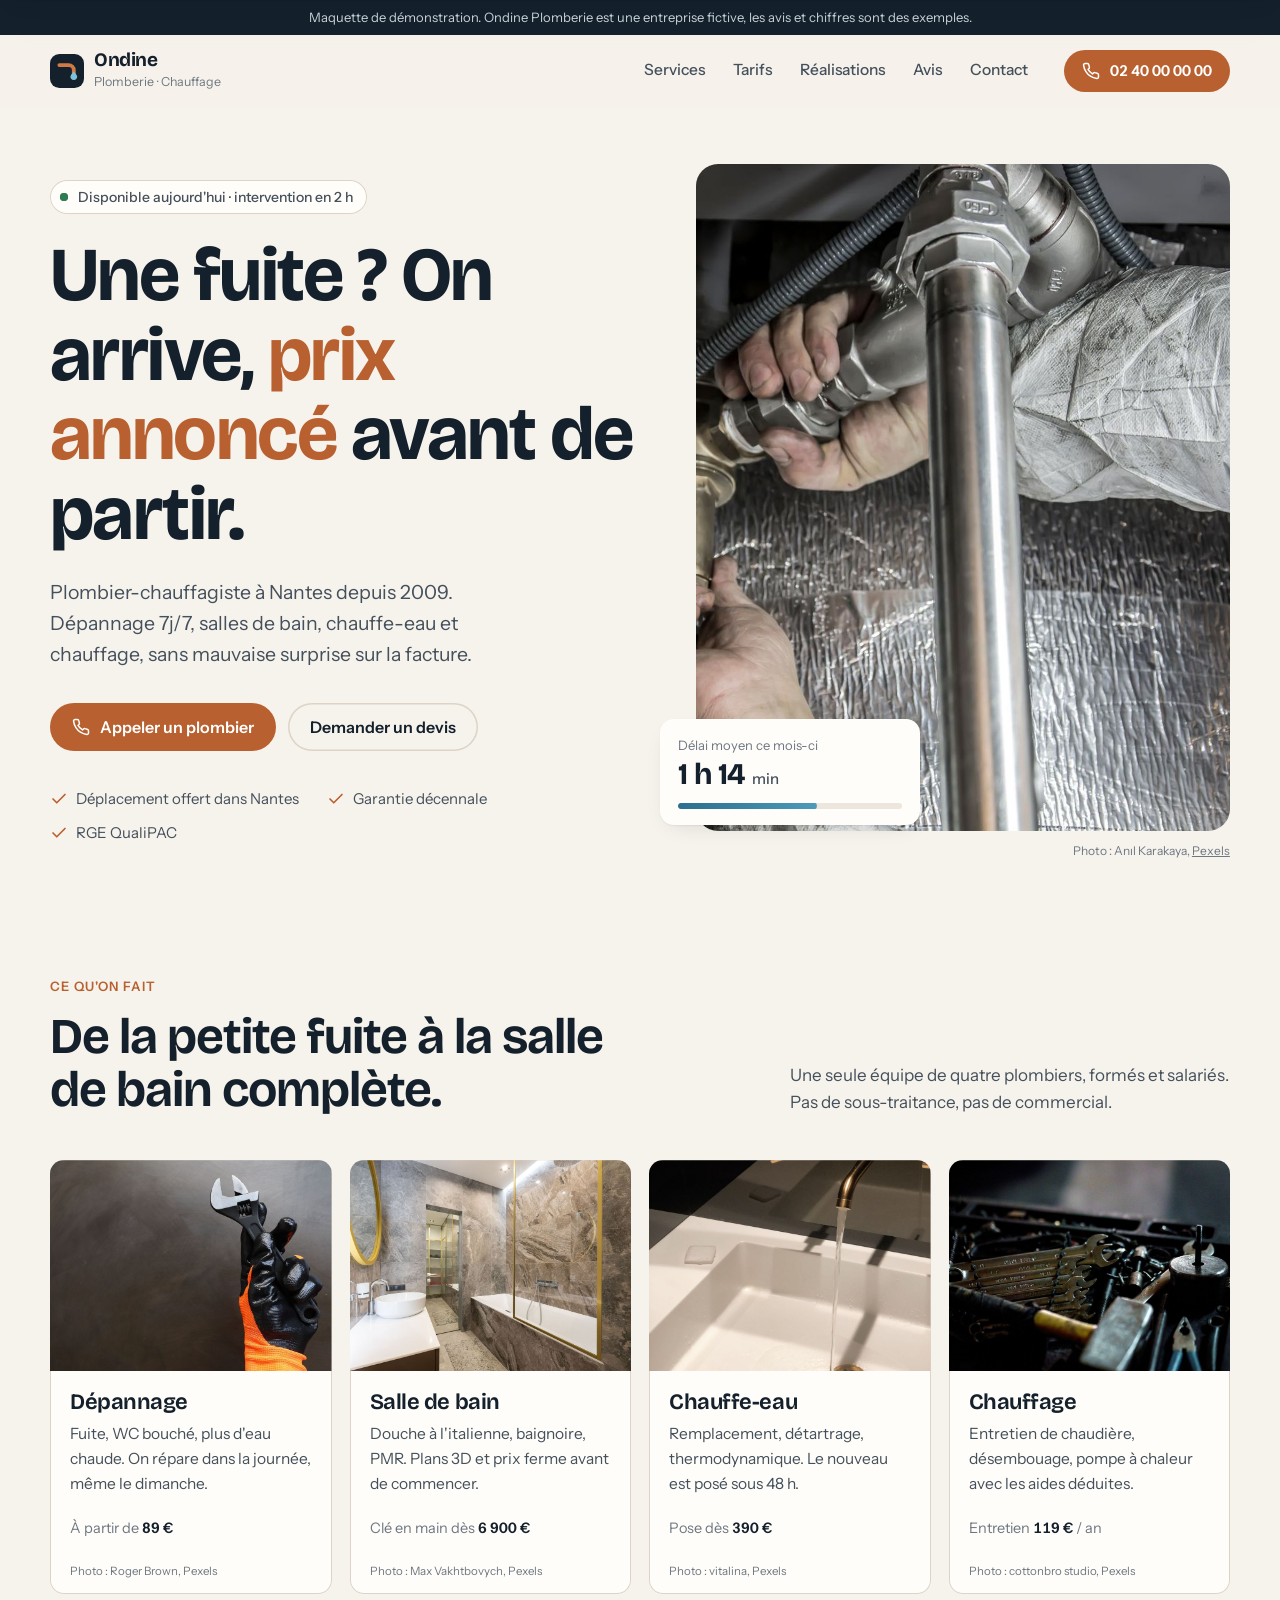
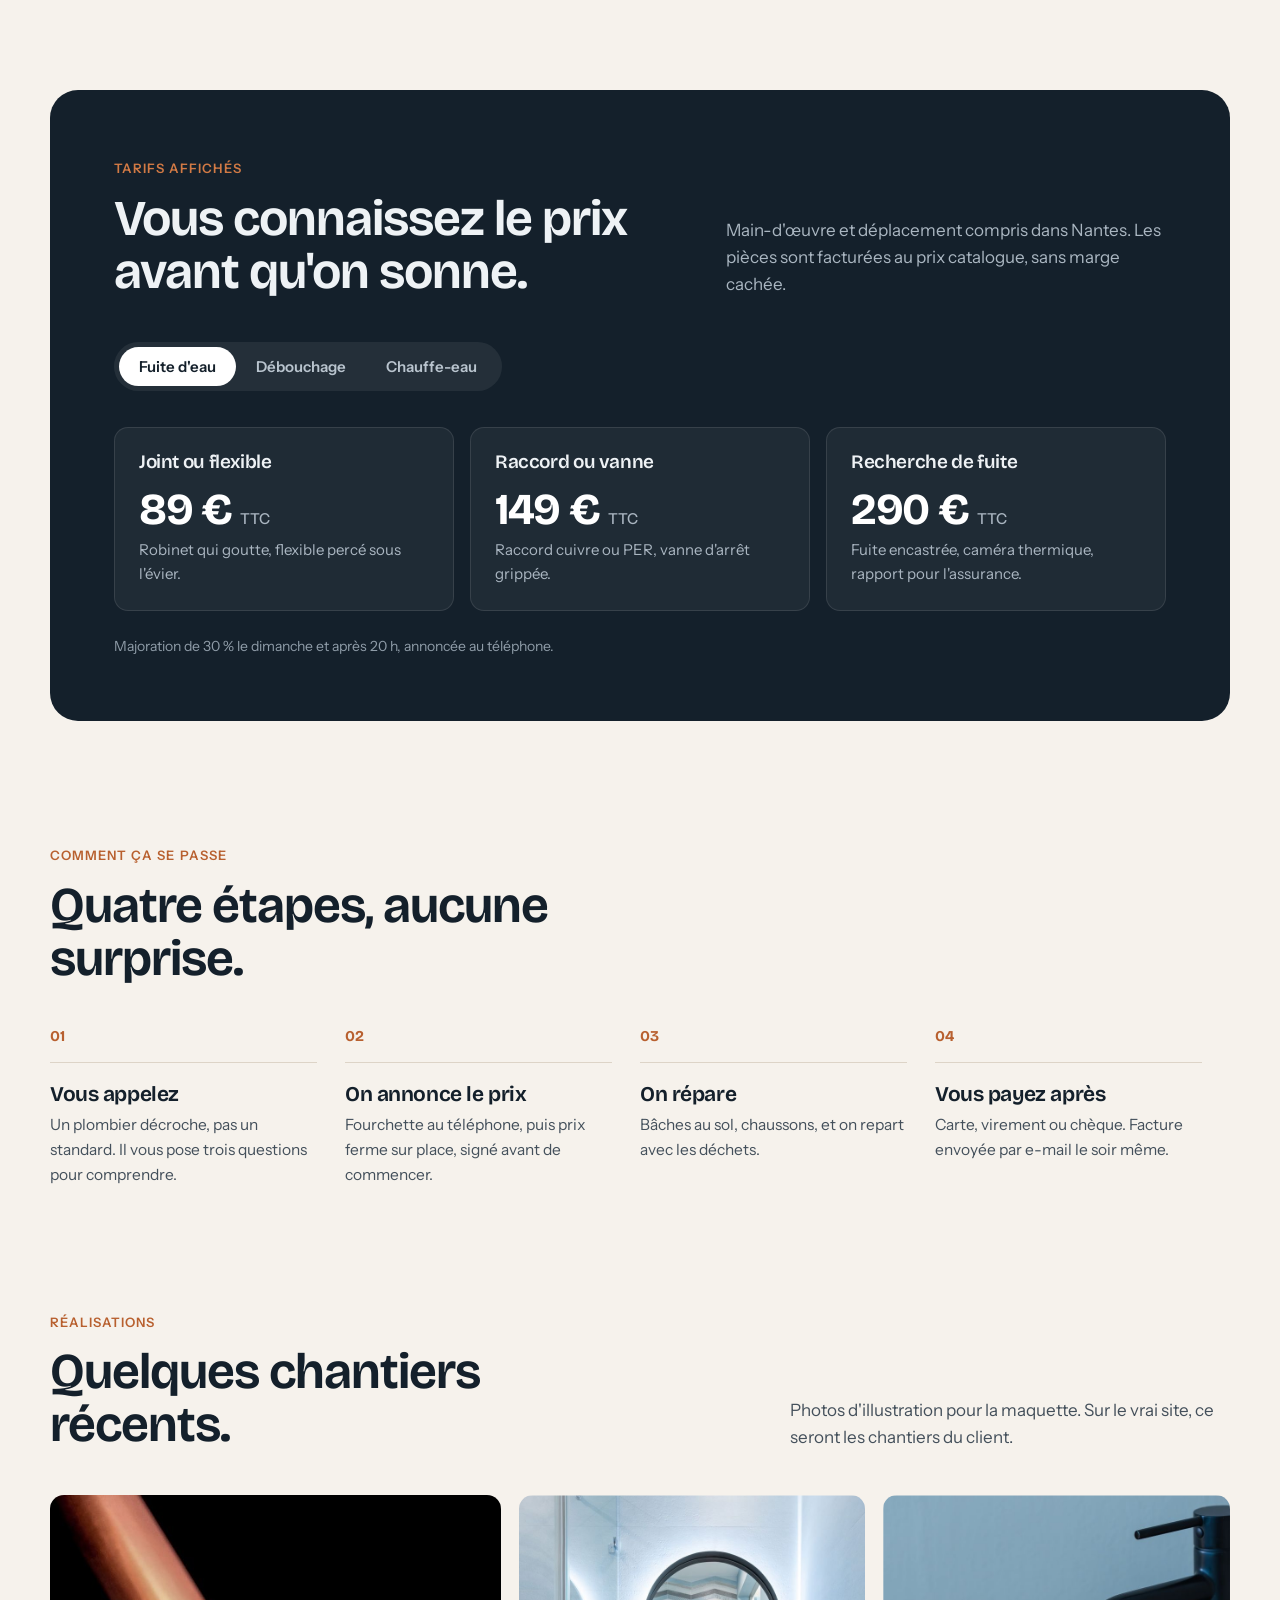
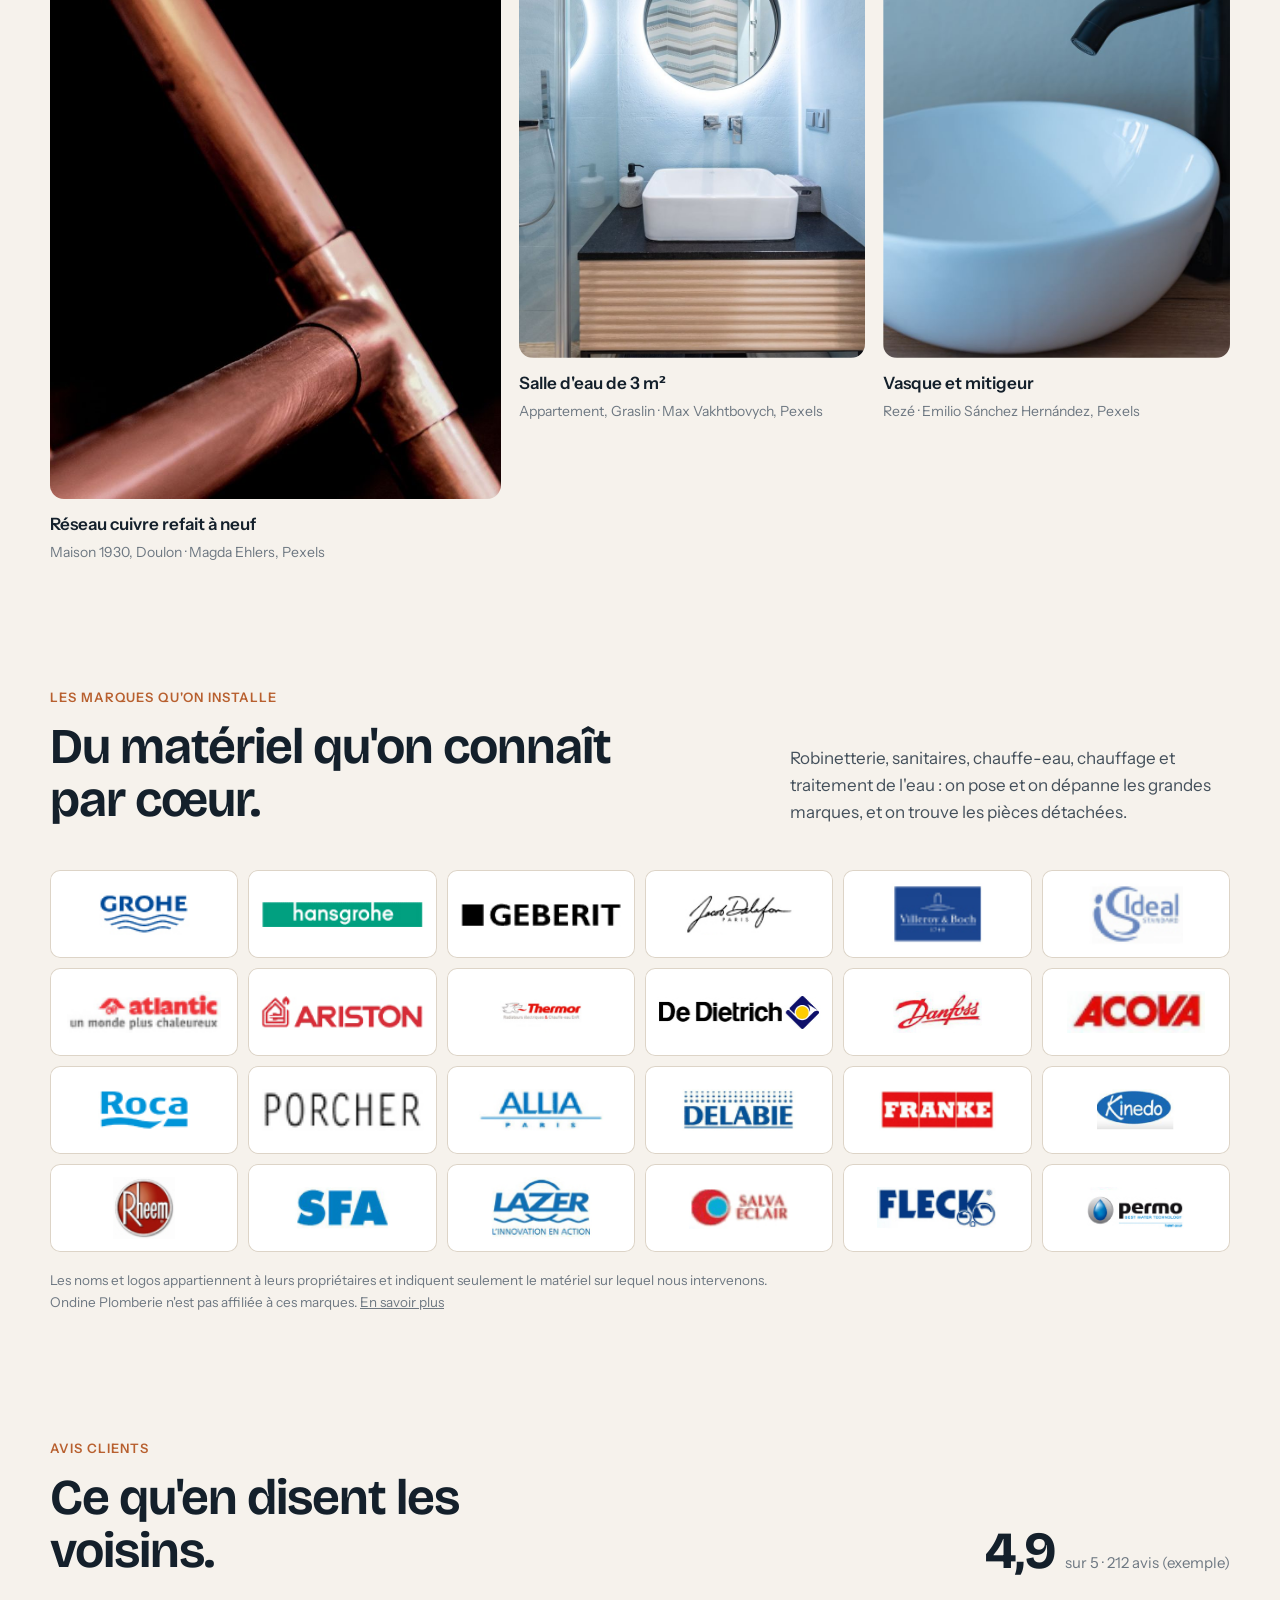
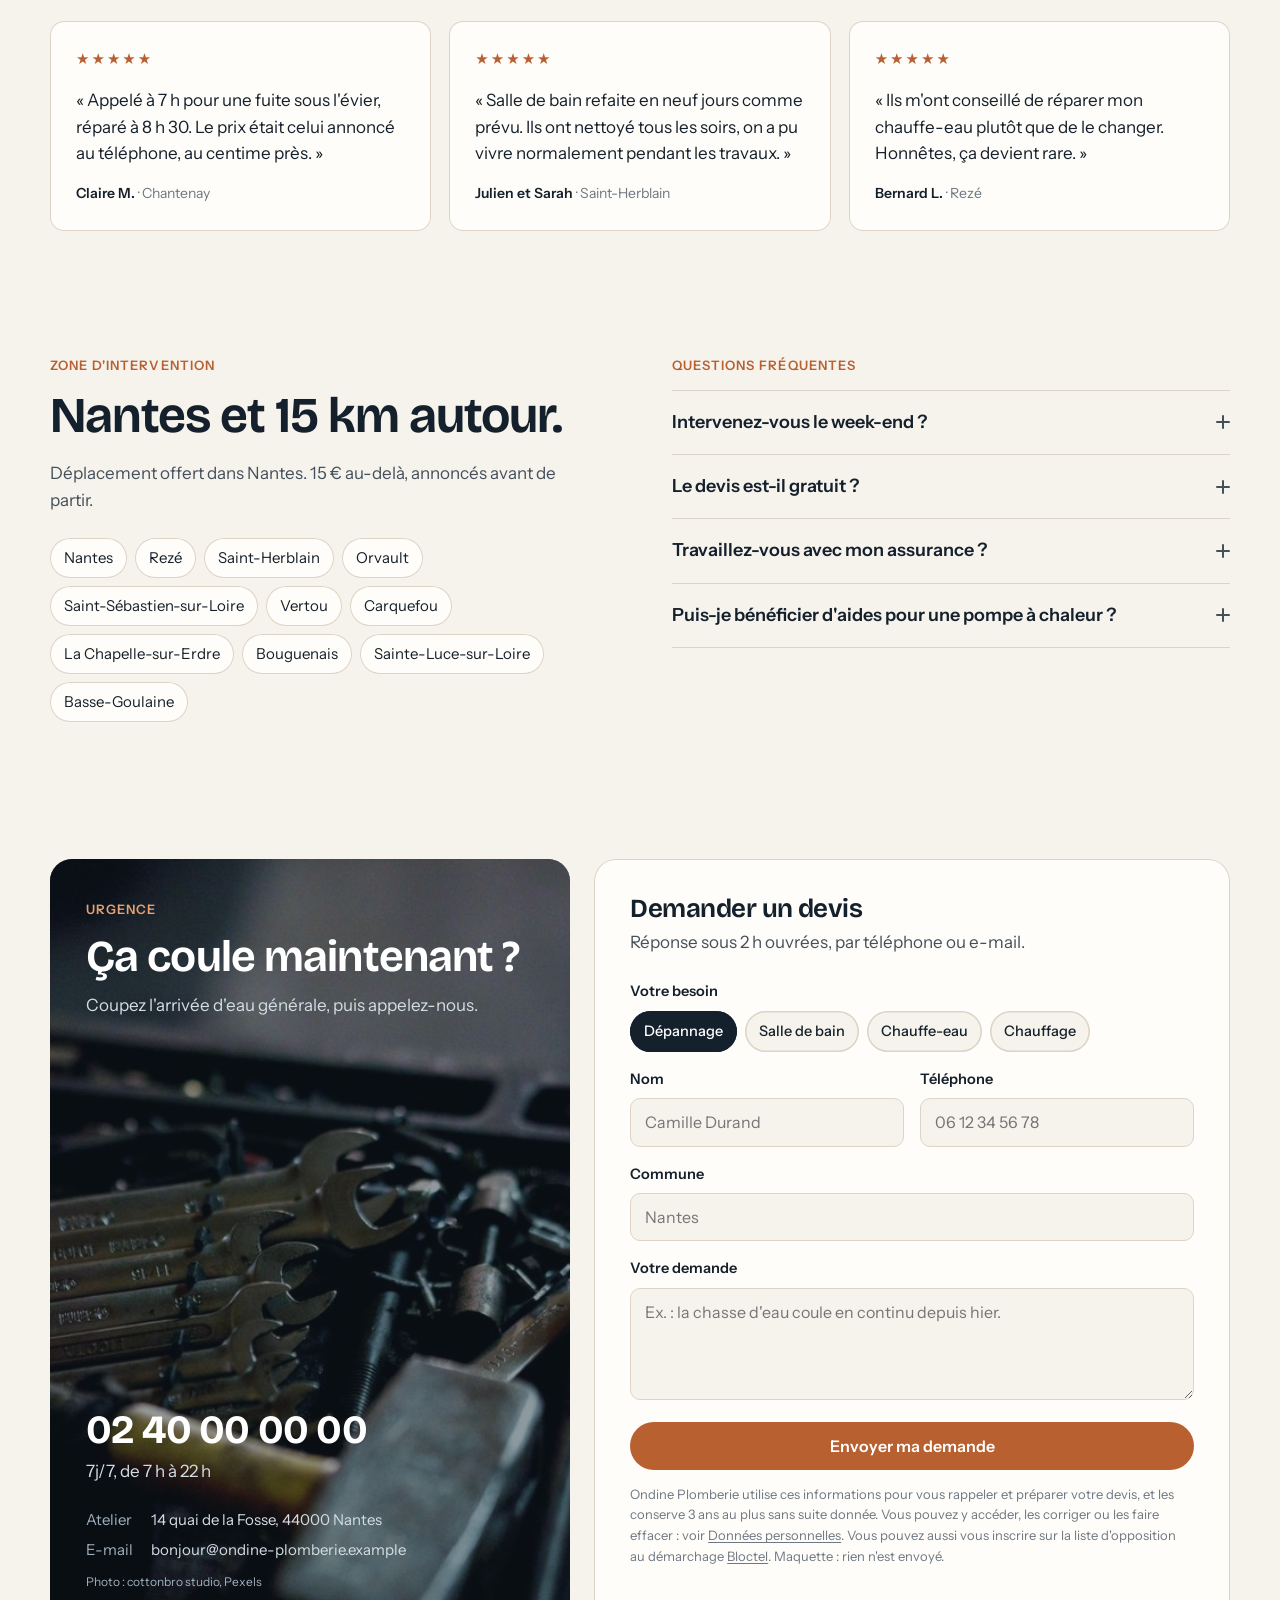
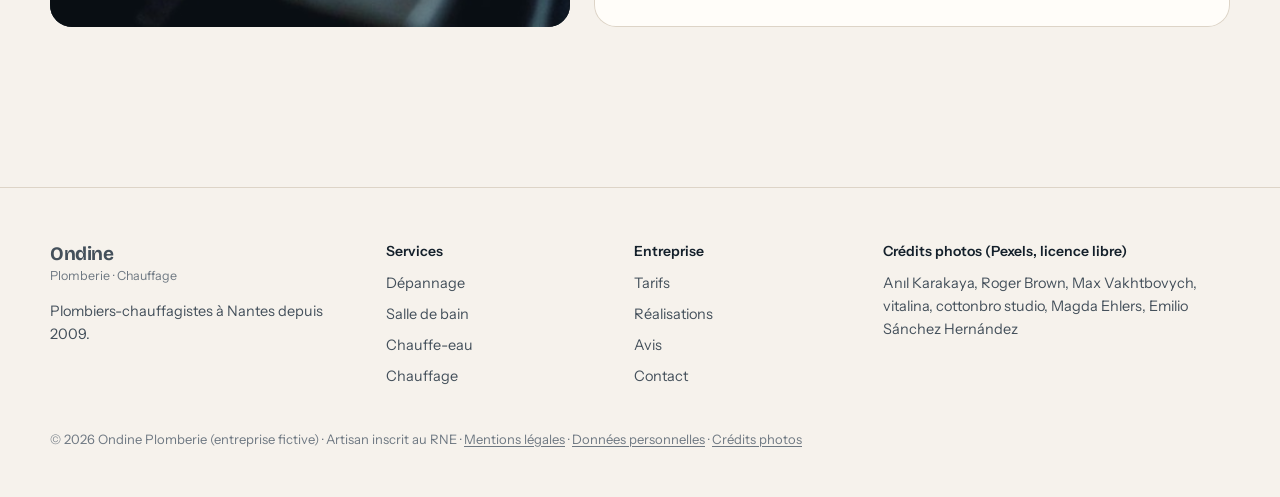
<file: index.html>
<!doctype html>
<html lang="fr">
<head>
<meta charset="utf-8">
<meta name="viewport" content="width=device-width, initial-scale=1, viewport-fit=cover">
<title>Ondine Plomberie | Plombier à Nantes</title>
<meta name="description" content="Plombier-chauffagiste à Nantes : dépannage 7j/7 avec prix annoncé avant de venir, salles de bain, chauffe-eau et chauffage. Devis gratuit.">
<link rel="icon" href="favicon.ico" sizes="any">
<link rel="icon" href="favicon.svg" type="image/svg+xml">
<link rel="icon" href="favicon-32.png" type="image/png" sizes="32x32">
<link rel="apple-touch-icon" href="apple-touch-icon.png">
<meta name="theme-color" content="#f6f2ec">
<link rel="preload" href="fonts/bricolage-grotesque-latin.woff2" as="font" type="font/woff2" crossorigin>
<link rel="preload" href="fonts/instrument-sans-latin.woff2" as="font" type="font/woff2" crossorigin>
<link rel="stylesheet" href="style.css">
</head>
<body>
<a class="skip" href="#contenu">Aller au contenu</a>
<p class="demo">Maquette de démonstration. Ondine Plomberie est une entreprise fictive, les avis et chiffres sont des exemples.</p>

<header class="site-header" id="top">
  <div class="wrap">
    <a class="brand" href="#top" aria-label="Ondine Plomberie, accueil">
      <svg viewBox="0 0 40 40" aria-hidden="true">
        <rect width="40" height="40" rx="11" fill="#14202b"/>
        <path d="M11 13h11a6 6 0 0 1 6 6v9" fill="none" stroke="#d27a45" stroke-width="4.5" stroke-linecap="round"/>
        <path d="M28 31.5c-2.4 0-4-1.7-4-3.8 0-2 4-6.2 4-6.2s4 4.2 4 6.2c0 2.1-1.6 3.8-4 3.8Z" fill="#7cc0dc" transform="translate(0 -1)"/>
      </svg>
      <span><b>Ondine</b><small>Plomberie · Chauffage</small></span>
    </a>
    <nav class="nav" aria-label="Navigation principale">
      <a href="#services">Services</a>
      <a href="#tarifs">Tarifs</a>
      <a href="#realisations">Réalisations</a>
      <a href="#avis">Avis</a>
      <a href="#contact">Contact</a>
    </nav>
    <a class="btn btn-copper header-call" href="tel:+33240000000">
      <svg viewBox="0 0 24 24" fill="none" stroke="currentColor" stroke-width="2" stroke-linecap="round" stroke-linejoin="round" aria-hidden="true"><path d="M22 16.9v3a2 2 0 0 1-2.2 2 19.8 19.8 0 0 1-8.6-3.1 19.5 19.5 0 0 1-6-6A19.8 19.8 0 0 1 2.1 4.2 2 2 0 0 1 4.1 2h3a2 2 0 0 1 2 1.7c.1 1 .4 1.9.7 2.8a2 2 0 0 1-.5 2.1L8 9.9a16 16 0 0 0 6 6l1.3-1.3a2 2 0 0 1 2.1-.4c.9.3 1.8.6 2.8.7a2 2 0 0 1 1.7 2Z"/></svg>
      <span class="num">02 40 00 00 00</span>
    </a>
    <button class="icon-btn menu-btn" type="button" aria-label="Ouvrir le menu" aria-expanded="false" aria-controls="drawer">
      <svg viewBox="0 0 24 24" fill="none" stroke="currentColor" stroke-width="2" stroke-linecap="round" aria-hidden="true"><path d="M4 8h16M4 16h16"/></svg>
    </button>
  </div>
</header>

<div class="drawer" id="drawer" aria-hidden="true">
  <div class="drawer-backdrop" data-close></div>
  <div class="drawer-panel" role="dialog" aria-modal="true" aria-label="Menu">
    <div class="drawer-top">
      <a class="brand" href="#top" data-close><span><b>Ondine</b><small>Plomberie · Chauffage</small></span></a>
      <button class="icon-btn" type="button" aria-label="Fermer le menu" data-close>
        <svg viewBox="0 0 24 24" fill="none" stroke="currentColor" stroke-width="2" stroke-linecap="round" aria-hidden="true"><path d="M6 6l12 12M18 6 6 18"/></svg>
      </button>
    </div>
    <nav aria-label="Navigation mobile">
      <a href="#services" data-close>Services</a>
      <a href="#tarifs" data-close>Tarifs</a>
      <a href="#realisations" data-close>Réalisations</a>
      <a href="#avis" data-close>Avis</a>
      <a href="#contact" data-close>Contact</a>
    </nav>
    <a class="btn btn-copper" href="tel:+33240000000">Appeler le 02 40 00 00 00</a>
  </div>
</div>

<main id="contenu">

  <!-- Hero -->
  <section class="hero">
    <div class="wrap">
      <div>
        <span class="status rise" style="--i:0"><span class="dot" aria-hidden="true"></span>Disponible aujourd'hui · intervention en 2 h</span>
        <h1 class="rise" style="--i:1">Une fuite&nbsp;? On arrive, <em>prix annoncé</em> avant de partir.</h1>
        <p class="lede rise" style="--i:2">Plombier-chauffagiste à Nantes depuis 2009. Dépannage 7j/7, salles de bain, chauffe-eau et chauffage, sans mauvaise surprise sur la facture.</p>
        <div class="hero-actions rise" style="--i:3">
          <a class="btn btn-copper" href="tel:+33240000000">
            <svg viewBox="0 0 24 24" fill="none" stroke="currentColor" stroke-width="2" stroke-linecap="round" stroke-linejoin="round" aria-hidden="true"><path d="M22 16.9v3a2 2 0 0 1-2.2 2 19.8 19.8 0 0 1-8.6-3.1 19.5 19.5 0 0 1-6-6A19.8 19.8 0 0 1 2.1 4.2 2 2 0 0 1 4.1 2h3a2 2 0 0 1 2 1.7c.1 1 .4 1.9.7 2.8a2 2 0 0 1-.5 2.1L8 9.9a16 16 0 0 0 6 6l1.3-1.3a2 2 0 0 1 2.1-.4c.9.3 1.8.6 2.8.7a2 2 0 0 1 1.7 2Z"/></svg>
            Appeler un plombier
          </a>
          <a class="btn btn-ghost" href="#contact">Demander un devis</a>
        </div>
        <ul class="proofs rise" style="--i:4">
          <li><svg viewBox="0 0 24 24" fill="none" stroke="currentColor" stroke-width="2.2" stroke-linecap="round" stroke-linejoin="round" aria-hidden="true"><path d="M20 6 9 17l-5-5"/></svg>Déplacement offert dans Nantes</li>
          <li><svg viewBox="0 0 24 24" fill="none" stroke="currentColor" stroke-width="2.2" stroke-linecap="round" stroke-linejoin="round" aria-hidden="true"><path d="M20 6 9 17l-5-5"/></svg>Garantie décennale</li>
          <li><svg viewBox="0 0 24 24" fill="none" stroke="currentColor" stroke-width="2.2" stroke-linecap="round" stroke-linejoin="round" aria-hidden="true"><path d="M20 6 9 17l-5-5"/></svg>RGE QualiPAC</li>
        </ul>
      </div>
      <div class="hero-media rise" style="--i:2">
        <div class="photo"><img src="images/6419128.jpg" width="1000" height="1250" alt="Mains d'un plombier serrant un raccord sur une canalisation" fetchpriority="high"></div>
        <div class="float-card" aria-label="Délai moyen d'intervention">
          <div class="k">Délai moyen ce mois-ci</div>
          <div class="v num">1 h 14 <small>min</small></div>
          <div class="bar"><i></i></div>
        </div>
        <p class="credit">Photo : Anıl Karakaya, <a href="https://www.pexels.com/photo/plumber-installs-pipe-fittings-6419128/">Pexels</a></p>
      </div>
    </div>
  </section>

  <!-- Services -->
  <section class="section" id="services" style="padding-top:24px">
    <div class="wrap">
      <div class="section-head">
        <div><span class="eyebrow">Ce qu'on fait</span><h2>De la petite fuite à la salle de bain complète.</h2></div>
        <p>Une seule équipe de quatre plombiers, formés et salariés. Pas de sous-traitance, pas de commercial.</p>
      </div>
      <div class="services">
        <figure class="service fade" style="--i:0; margin:0">
          <div class="media reveal"><img src="images/5534767.jpg" width="900" height="675" alt="Main gantée tenant une clé à molette" loading="lazy"></div>
          <div class="body"><h3>Dépannage</h3><p>Fuite, WC bouché, plus d'eau chaude. On répare dans la journée, même le dimanche.</p><p class="from">À partir de <b class="num">89 €</b></p></div>
          <figcaption>Photo : Roger Brown, Pexels</figcaption>
        </figure>
        <figure class="service fade" style="--i:1; margin:0">
          <div class="media reveal"><img src="images/6444979.jpg" width="900" height="675" alt="Salle de bain en marbre gris avec baignoire et vasque" loading="lazy"></div>
          <div class="body"><h3>Salle de bain</h3><p>Douche à l'italienne, baignoire, PMR. Plans 3D et prix ferme avant de commencer.</p><p class="from">Clé en main dès <b class="num">6 900 €</b></p></div>
          <figcaption>Photo : Max Vakhtbovych, Pexels</figcaption>
        </figure>
        <figure class="service fade" style="--i:2; margin:0">
          <div class="media reveal"><img src="images/8793484.jpg" width="900" height="675" alt="Eau coulant d'un robinet doré dans une vasque blanche" loading="lazy"></div>
          <div class="body"><h3>Chauffe-eau</h3><p>Remplacement, détartrage, thermodynamique. Le nouveau est posé sous 48 h.</p><p class="from">Pose dès <b class="num">390 €</b></p></div>
          <figcaption>Photo : vitalina, Pexels</figcaption>
        </figure>
        <figure class="service fade" style="--i:3; margin:0">
          <div class="media reveal"><img src="images/7019367.jpg" width="900" height="675" alt="Jeu de clés plates et outils dans une caisse" loading="lazy"></div>
          <div class="body"><h3>Chauffage</h3><p>Entretien de chaudière, désembouage, pompe à chaleur avec les aides déduites.</p><p class="from">Entretien <b class="num">119 €</b> / an</p></div>
          <figcaption>Photo : cottonbro studio, Pexels</figcaption>
        </figure>
      </div>
    </div>
  </section>

  <!-- Tarifs -->
  <section class="section" id="tarifs" style="padding-top:0">
    <div class="wrap">
      <div class="pricing">
        <div class="section-head">
          <div><span class="eyebrow">Tarifs affichés</span><h2>Vous connaissez le prix avant qu'on sonne.</h2></div>
          <p>Main-d'œuvre et déplacement compris dans Nantes. Les pièces sont facturées au prix catalogue, sans marge cachée.</p>
        </div>
        <div class="tabs" data-tabs>
          <div class="tabs-list" role="tablist" aria-label="Type d'intervention">
            <button role="tab" id="t-fuite" aria-controls="p-fuite" aria-selected="true">Fuite d'eau</button>
            <button role="tab" id="t-bouchon" aria-controls="p-bouchon" aria-selected="false" tabindex="-1">Débouchage</button>
            <button role="tab" id="t-ce" aria-controls="p-ce" aria-selected="false" tabindex="-1">Chauffe-eau</button>
          </div>
          <div class="tabs-list active-layer" aria-hidden="true">
            <button tabindex="-1">Fuite d'eau</button>
            <button tabindex="-1">Débouchage</button>
            <button tabindex="-1">Chauffe-eau</button>
          </div>
        </div>
        <div class="panel on" id="p-fuite" role="tabpanel" aria-labelledby="t-fuite">
          <div class="price"><h3>Joint ou flexible</h3><div class="amount num">89 € <small>TTC</small></div><p>Robinet qui goutte, flexible percé sous l'évier.</p></div>
          <div class="price"><h3>Raccord ou vanne</h3><div class="amount num">149 € <small>TTC</small></div><p>Raccord cuivre ou PER, vanne d'arrêt grippée.</p></div>
          <div class="price"><h3>Recherche de fuite</h3><div class="amount num">290 € <small>TTC</small></div><p>Fuite encastrée, caméra thermique, rapport pour l'assurance.</p></div>
        </div>
        <div class="panel" id="p-bouchon" role="tabpanel" aria-labelledby="t-bouchon" hidden>
          <div class="price"><h3>Évier ou lavabo</h3><div class="amount num">99 € <small>TTC</small></div><p>Siphon démonté, nettoyé, remonté avec joints neufs.</p></div>
          <div class="price"><h3>WC bouché</h3><div class="amount num">129 € <small>TTC</small></div><p>Furet manuel ou électrique, sans produit corrosif.</p></div>
          <div class="price"><h3>Canalisation</h3><div class="amount num">240 € <small>TTC</small></div><p>Hydrocurage haute pression jusqu'à 30 m.</p></div>
        </div>
        <div class="panel" id="p-ce" role="tabpanel" aria-labelledby="t-ce" hidden>
          <div class="price"><h3>Diagnostic panne</h3><div class="amount num">79 € <small>TTC</small></div><p>Déduit de la facture si on répare.</p></div>
          <div class="price"><h3>Résistance ou thermostat</h3><div class="amount num">189 € <small>TTC</small></div><p>Pièce comprise sur les marques courantes.</p></div>
          <div class="price"><h3>Remplacement 200 L</h3><div class="amount num">1 090 € <small>TTC</small></div><p>Ballon garanti 5 ans, ancien appareil repris.</p></div>
        </div>
        <p class="note">Majoration de 30 % le dimanche et après 20 h, annoncée au téléphone.</p>
      </div>
    </div>
  </section>

  <!-- Déroulé -->
  <section class="section" style="padding-top:24px">
    <div class="wrap">
      <div class="section-head"><div><span class="eyebrow">Comment ça se passe</span><h2>Quatre étapes, aucune surprise.</h2></div></div>
      <ol class="steps">
        <li class="fade" style="--i:0"><h3>Vous appelez</h3><p>Un plombier décroche, pas un standard. Il vous pose trois questions pour comprendre.</p></li>
        <li class="fade" style="--i:1"><h3>On annonce le prix</h3><p>Fourchette au téléphone, puis prix ferme sur place, signé avant de commencer.</p></li>
        <li class="fade" style="--i:2"><h3>On répare</h3><p>Bâches au sol, chaussons, et on repart avec les déchets.</p></li>
        <li class="fade" style="--i:3"><h3>Vous payez après</h3><p>Carte, virement ou chèque. Facture envoyée par e-mail le soir même.</p></li>
      </ol>
    </div>
  </section>

  <!-- Réalisations -->
  <section class="section" id="realisations" style="padding-top:24px">
    <div class="wrap">
      <div class="section-head">
        <div><span class="eyebrow">Réalisations</span><h2>Quelques chantiers récents.</h2></div>
        <p>Photos d'illustration pour la maquette. Sur le vrai site, ce seront les chantiers du client.</p>
      </div>
      <div class="work">
        <figure class="fade" style="--i:0">
          <div class="frame reveal"><img src="images/3721272.jpg" width="700" height="933" alt="Tuyaux de cuivre assemblés sur fond noir" loading="lazy"></div>
          <figcaption><b>Réseau cuivre refait à neuf</b><span>Maison 1930, Doulon · Magda Ehlers, Pexels</span></figcaption>
        </figure>
        <figure class="fade" style="--i:1">
          <div class="frame reveal"><img src="images/6782580.jpg" width="800" height="1067" alt="Petite salle d'eau avec douche vitrée, vasque et miroir rond éclairé" loading="lazy"></div>
          <figcaption><b>Salle d'eau de 3 m²</b><span>Appartement, Graslin · Max Vakhtbovych, Pexels</span></figcaption>
        </figure>
        <figure class="fade" style="--i:2">
          <div class="frame reveal"><img src="images/33528567.jpg" width="800" height="1067" alt="Vasque blanche à poser et mitigeur noir sur plan en bois" loading="lazy"></div>
          <figcaption><b>Vasque et mitigeur</b><span>Rezé · Emilio Sánchez Hernández, Pexels</span></figcaption>
        </figure>
      </div>
    </div>
  </section>

  <!-- Marques -->
  <section class="section" id="marques" style="padding-top:24px">
    <div class="wrap">
      <div class="section-head">
        <div><span class="eyebrow">Les marques qu'on installe</span><h2>Du matériel qu'on connaît par cœur.</h2></div>
        <p>Robinetterie, sanitaires, chauffe-eau, chauffage et traitement de l'eau : on pose et on dépanne les grandes marques, et on trouve les pièces détachées.</p>
      </div>
      <ul class="brands" aria-label="Marques installées et dépannées">
          <li class="fade" style="--i:0"><img src="images/marques/grohe.png" width="72" height="33" alt="Grohe" loading="lazy"></li>
          <li class="fade" style="--i:1"><img src="images/marques/hansgrohe.png" width="159" height="28" alt="hansgrohe" loading="lazy"></li>
          <li class="fade" style="--i:2"><img src="images/marques/geberit.png" width="146" height="24" alt="Geberit" loading="lazy"></li>
          <li class="fade" style="--i:3"><img src="images/marques/jacob-delafon.png" width="101" height="39" alt="Jacob Delafon" loading="lazy"></li>
          <li class="fade" style="--i:4"><img class="sq" src="images/marques/villeroy-boch.png" width="57" height="38" alt="Villeroy & Boch" loading="lazy"></li>
          <li class="fade" style="--i:5"><img class="sq" src="images/marques/ideal-standard.png" width="56" height="37" alt="Ideal Standard" loading="lazy"></li>
          <li class="fade" style="--i:0"><img src="images/marques/atlantic.png" width="99" height="27" alt="Atlantic" loading="lazy"></li>
          <li class="fade" style="--i:1"><img src="images/marques/ariston.png" width="141" height="31" alt="Ariston" loading="lazy"></li>
          <li class="fade" style="--i:2"><img src="images/marques/thermor.png" width="100" height="51" alt="Thermor" loading="lazy"></li>
          <li class="fade" style="--i:3"><img src="images/marques/de-dietrich.png" width="163" height="37" alt="De Dietrich" loading="lazy"></li>
          <li class="fade" style="--i:4"><img src="images/marques/danfoss.png" width="100" height="47" alt="Danfoss" loading="lazy"></li>
          <li class="fade" style="--i:5"><img src="images/marques/acova.png" width="79" height="24" alt="Acova" loading="lazy"></li>
          <li class="fade" style="--i:0"><img src="images/marques/roca.png" width="74" height="34" alt="Roca" loading="lazy"></li>
          <li class="fade" style="--i:1"><img src="images/marques/porcher.png" width="89" height="23" alt="Porcher" loading="lazy"></li>
          <li class="fade" style="--i:2"><img src="images/marques/allia.png" width="96" height="32" alt="Allia" loading="lazy"></li>
          <li class="fade" style="--i:3"><img src="images/marques/delabie.png" width="101" height="37" alt="Delabie" loading="lazy"></li>
          <li class="fade" style="--i:4"><img src="images/marques/franke.png" width="101" height="36" alt="Franke" loading="lazy"></li>
          <li class="fade" style="--i:5"><img src="images/marques/kinedo.png" width="88" height="47" alt="Kinedo" loading="lazy"></li>
          <li class="fade" style="--i:0"><img class="sq" src="images/marques/rheem.png" width="55" height="55" alt="Rheem" loading="lazy"></li>
          <li class="fade" style="--i:1"><img src="images/marques/sfa.png" width="82" height="36" alt="SFA" loading="lazy"></li>
          <li class="fade" style="--i:2"><img class="sq" src="images/marques/lazer.png" width="100" height="61" alt="Lazer" loading="lazy"></li>
          <li class="fade" style="--i:3"><img src="images/marques/salva.png" width="82" height="34" alt="Salva Éclair" loading="lazy"></li>
          <li class="fade" style="--i:4"><img src="images/marques/fleck.png" width="106" height="37" alt="Fleck" loading="lazy"></li>
          <li class="fade" style="--i:5"><img src="images/marques/permo.png" width="106" height="46" alt="Permo" loading="lazy"></li>
      </ul>
      <p class="brands-note">Les noms et logos appartiennent à leurs propriétaires et indiquent seulement le matériel sur lequel nous intervenons. Ondine Plomberie n'est pas affiliée à ces marques. <a href="mentions-legales.html#propriete">En savoir plus</a></p>
    </div>
  </section>

  <!-- Avis -->
  <section class="section" id="avis" style="padding-top:24px">
    <div class="wrap">
      <div class="section-head">
        <div><span class="eyebrow">Avis clients</span><h2>Ce qu'en disent les voisins.</h2></div>
        <div class="score"><b class="num">4,9</b><span>sur 5 · 212 avis (exemple)</span></div>
      </div>
      <div class="reviews">
        <article class="review fade" style="--i:0"><div class="stars" aria-label="5 étoiles sur 5">★★★★★</div><blockquote>« Appelé à 7 h pour une fuite sous l'évier, réparé à 8 h 30. Le prix était celui annoncé au téléphone, au centime près. »</blockquote><footer><b>Claire M.</b> · Chantenay</footer></article>
        <article class="review fade" style="--i:1"><div class="stars" aria-label="5 étoiles sur 5">★★★★★</div><blockquote>« Salle de bain refaite en neuf jours comme prévu. Ils ont nettoyé tous les soirs, on a pu vivre normalement pendant les travaux. »</blockquote><footer><b>Julien et Sarah</b> · Saint-Herblain</footer></article>
        <article class="review fade" style="--i:2"><div class="stars" aria-label="5 étoiles sur 5">★★★★★</div><blockquote>« Ils m'ont conseillé de réparer mon chauffe-eau plutôt que de le changer. Honnêtes, ça devient rare. »</blockquote><footer><b>Bernard L.</b> · Rezé</footer></article>
      </div>
    </div>
  </section>

  <!-- Zone + FAQ -->
  <section class="section" style="padding-top:24px">
    <div class="wrap split">
      <div>
        <span class="eyebrow">Zone d'intervention</span>
        <h2>Nantes et 15 km autour.</h2>
        <p class="zone-copy">Déplacement offert dans Nantes. 15 € au-delà, annoncés avant de partir.</p>
        <ul class="towns">
          <li>Nantes</li><li>Rezé</li><li>Saint-Herblain</li><li>Orvault</li><li>Saint-Sébastien-sur-Loire</li><li>Vertou</li><li>Carquefou</li><li>La Chapelle-sur-Erdre</li><li>Bouguenais</li><li>Sainte-Luce-sur-Loire</li><li>Basse-Goulaine</li>
        </ul>
      </div>
      <div>
        <span class="eyebrow">Questions fréquentes</span>
        <div class="faq">
          <details><summary>Intervenez-vous le week-end&nbsp;?<span class="plus" aria-hidden="true"></span></summary><p class="answer">Oui, 7 jours sur 7 de 7 h à 22 h. Le dimanche et après 20 h, une majoration de 30 % s'applique et vous est annoncée au téléphone.</p></details>
          <details><summary>Le devis est-il gratuit&nbsp;?<span class="plus" aria-hidden="true"></span></summary><p class="answer">Pour les travaux (salle de bain, chauffage), oui, visite comprise. Pour un dépannage, le prix est annoncé et signé sur place avant de commencer.</p></details>
          <details><summary>Travaillez-vous avec mon assurance&nbsp;?<span class="plus" aria-hidden="true"></span></summary><p class="answer">Oui. Pour un dégât des eaux, on vous remet un rapport de recherche de fuite avec photos, accepté par les assureurs.</p></details>
          <details><summary>Puis-je bénéficier d'aides pour une pompe à chaleur&nbsp;?<span class="plus" aria-hidden="true"></span></summary><p class="answer">Nous sommes RGE. Les aides (MaPrimeRénov', CEE) sont calculées dans le devis et déduites directement de la facture.</p></details>
        </div>
      </div>
    </div>
  </section>

  <!-- Contact -->
  <section class="section" id="contact" style="padding-top:24px">
    <div class="wrap contact">
      <div class="contact-side">
        <img src="images/7019367.jpg" alt="" loading="lazy">
        <div>
          <span class="eyebrow" style="color:#e9a172">Urgence</span>
          <h2>Ça coule maintenant&nbsp;?</h2>
          <p style="color:#d5dde4;margin-top:12px">Coupez l'arrivée d'eau générale, puis appelez-nous.</p>
        </div>
        <div>
          <a class="tel num" href="tel:+33240000000">02 40 00 00 00</a>
          <p style="color:#d5dde4">7j/7, de 7 h à 22 h</p>
          <dl>
            <dt>Atelier</dt><dd>14 quai de la Fosse, 44000 Nantes</dd>
            <dt>E-mail</dt><dd>bonjour@ondine-plomberie.example</dd>
          </dl>
          <p class="credit">Photo : cottonbro studio, Pexels</p>
        </div>
      </div>

      <form class="form" id="devis" novalidate>
        <h3>Demander un devis</h3>
        <p>Réponse sous 2 h ouvrées, par téléphone ou e-mail.</p>
        <fieldset class="chips">
          <legend>Votre besoin</legend>
          <input type="radio" name="besoin" id="b1" value="depannage" checked><label for="b1">Dépannage</label>
          <input type="radio" name="besoin" id="b2" value="sdb"><label for="b2">Salle de bain</label>
          <input type="radio" name="besoin" id="b3" value="ce"><label for="b3">Chauffe-eau</label>
          <input type="radio" name="besoin" id="b4" value="chauffage"><label for="b4">Chauffage</label>
        </fieldset>
        <div class="grid2">
          <div class="field"><label for="nom">Nom</label><input id="nom" name="nom" autocomplete="name" placeholder="Camille Durand"></div>
          <div class="field"><label for="tel">Téléphone</label><input id="tel" name="tel" type="tel" autocomplete="tel" inputmode="tel" placeholder="06 12 34 56 78"></div>
        </div>
        <div class="field"><label for="cp">Commune</label><input id="cp" name="cp" autocomplete="address-level2" placeholder="Nantes"></div>
        <div class="field"><label for="msg">Votre demande</label><textarea id="msg" name="msg" placeholder="Ex. : la chasse d'eau coule en continu depuis hier."></textarea></div>
        <button class="btn btn-copper" type="submit"><span class="btn-content">Envoyer ma demande</span></button>
        <p class="fine">Ondine Plomberie utilise ces informations pour vous rappeler et préparer votre devis, et les conserve 3 ans au plus sans suite donnée. Vous pouvez y accéder, les corriger ou les faire effacer : voir <a href="mentions-legales.html#donnees">Données personnelles</a>. Vous pouvez aussi vous inscrire sur la liste d'opposition au démarchage <a href="https://www.bloctel.gouv.fr">Bloctel</a>. Maquette : rien n'est envoyé.</p>
      </form>
    </div>
  </section>
</main>

<footer class="site-footer">
  <div class="wrap">
    <div class="cols">
      <div>
        <a class="brand" href="#top"><span><b>Ondine</b><small>Plomberie · Chauffage</small></span></a>
        <p style="margin-top:14px">Plombiers-chauffagistes à Nantes depuis 2009.</p>
      </div>
      <div><h4>Services</h4><ul><li><a href="#services">Dépannage</a></li><li><a href="#services">Salle de bain</a></li><li><a href="#services">Chauffe-eau</a></li><li><a href="#services">Chauffage</a></li></ul></div>
      <div><h4>Entreprise</h4><ul><li><a href="#tarifs">Tarifs</a></li><li><a href="#realisations">Réalisations</a></li><li><a href="#avis">Avis</a></li><li><a href="#contact">Contact</a></li></ul></div>
      <div><h4>Crédits photos (Pexels, licence libre)</h4><ul>
        <li>Anıl Karakaya, Roger Brown, Max Vakhtbovych, vitalina, cottonbro studio, Magda Ehlers, Emilio Sánchez Hernández</li>
      </ul></div>
    </div>
    <p class="legal">© 2026 Ondine Plomberie (entreprise fictive) · Artisan inscrit au RNE · <a href="mentions-legales.html">Mentions légales</a> · <a href="mentions-legales.html#donnees">Données personnelles</a> · <a href="mentions-legales.html#credits">Crédits photos</a></p>
  </div>
</footer>

<div class="callbar" aria-label="Contact rapide">
  <a class="btn btn-copper" href="tel:+33240000000">
    <svg viewBox="0 0 24 24" fill="none" stroke="currentColor" stroke-width="2" stroke-linecap="round" stroke-linejoin="round" aria-hidden="true"><path d="M22 16.9v3a2 2 0 0 1-2.2 2 19.8 19.8 0 0 1-8.6-3.1 19.5 19.5 0 0 1-6-6A19.8 19.8 0 0 1 2.1 4.2 2 2 0 0 1 4.1 2h3a2 2 0 0 1 2 1.7c.1 1 .4 1.9.7 2.8a2 2 0 0 1-.5 2.1L8 9.9a16 16 0 0 0 6 6l1.3-1.3a2 2 0 0 1 2.1-.4c.9.3 1.8.6 2.8.7a2 2 0 0 1 1.7 2Z"/></svg>
    Appeler
  </a>
  <a class="btn btn-ghost" href="#contact" style="background:var(--card)">Devis gratuit</a>
</div>

<script src="site.js"></script>
</body>
</html>
</file>
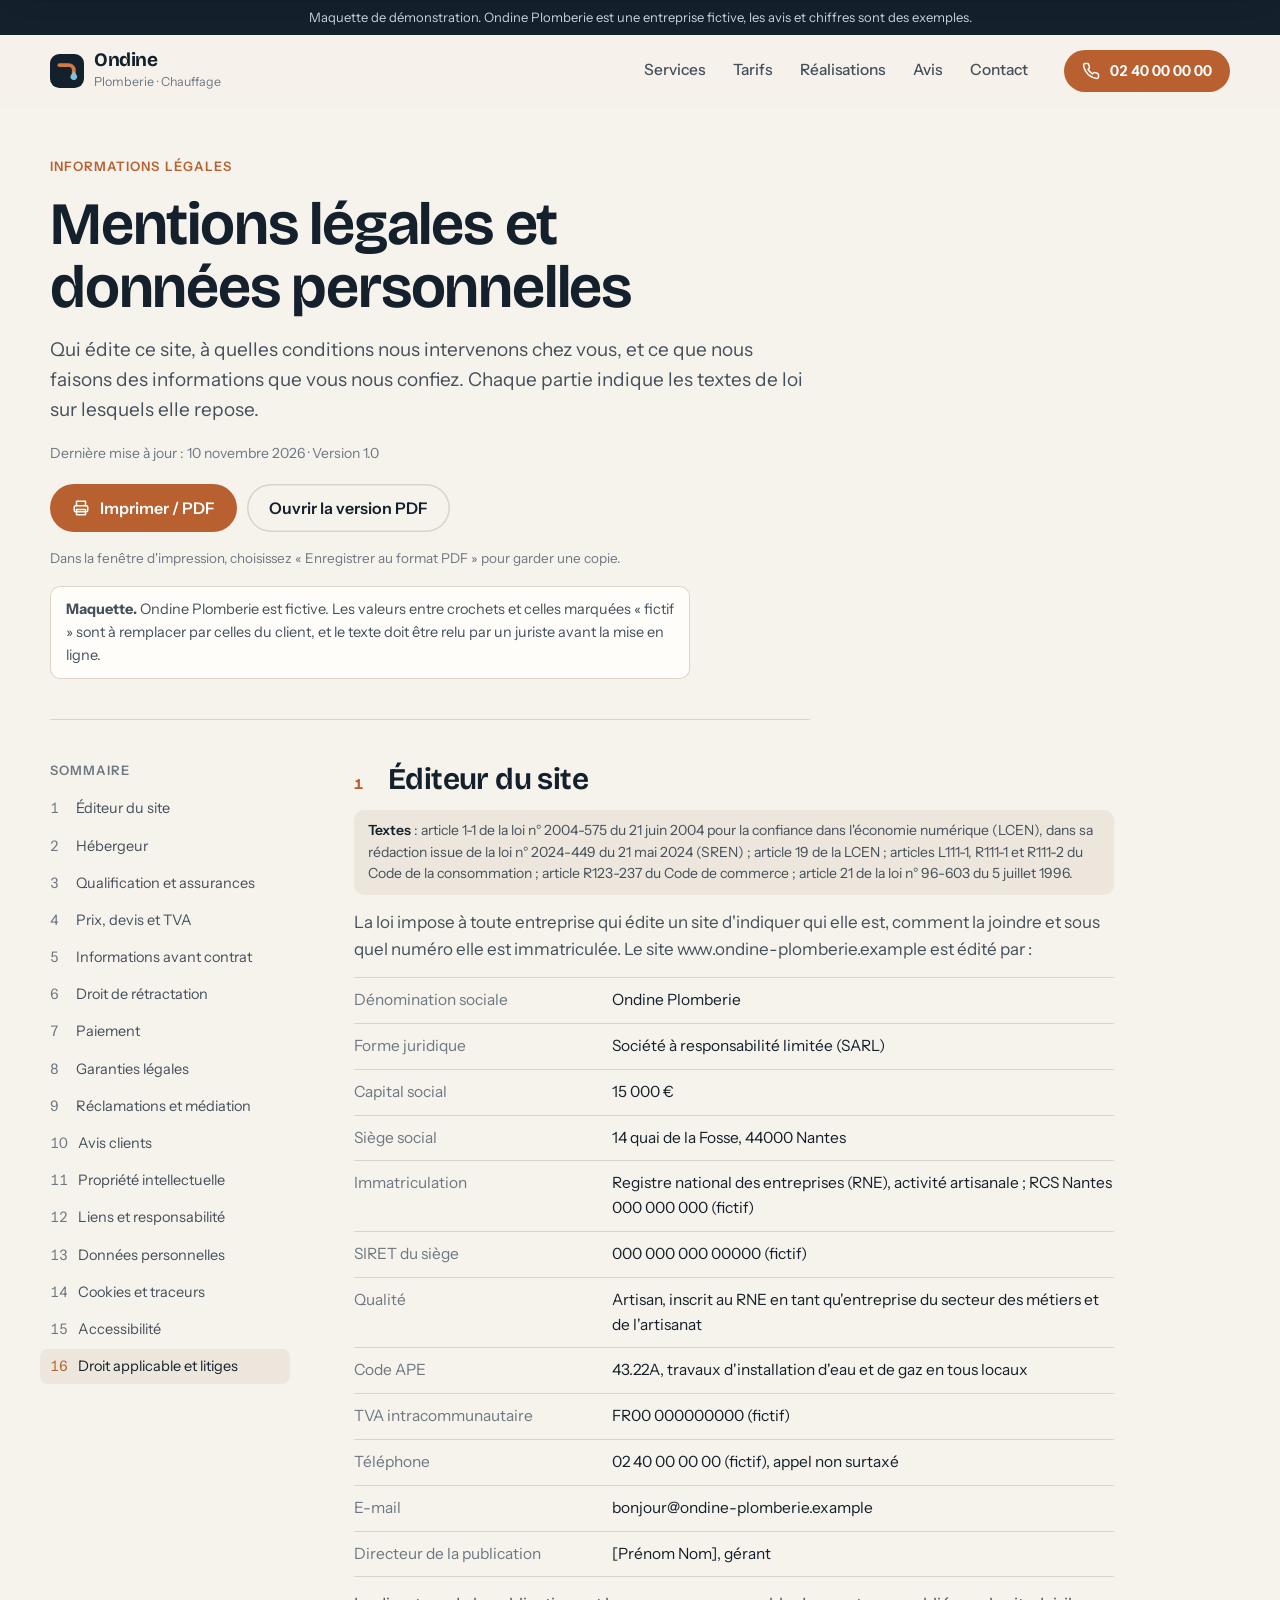
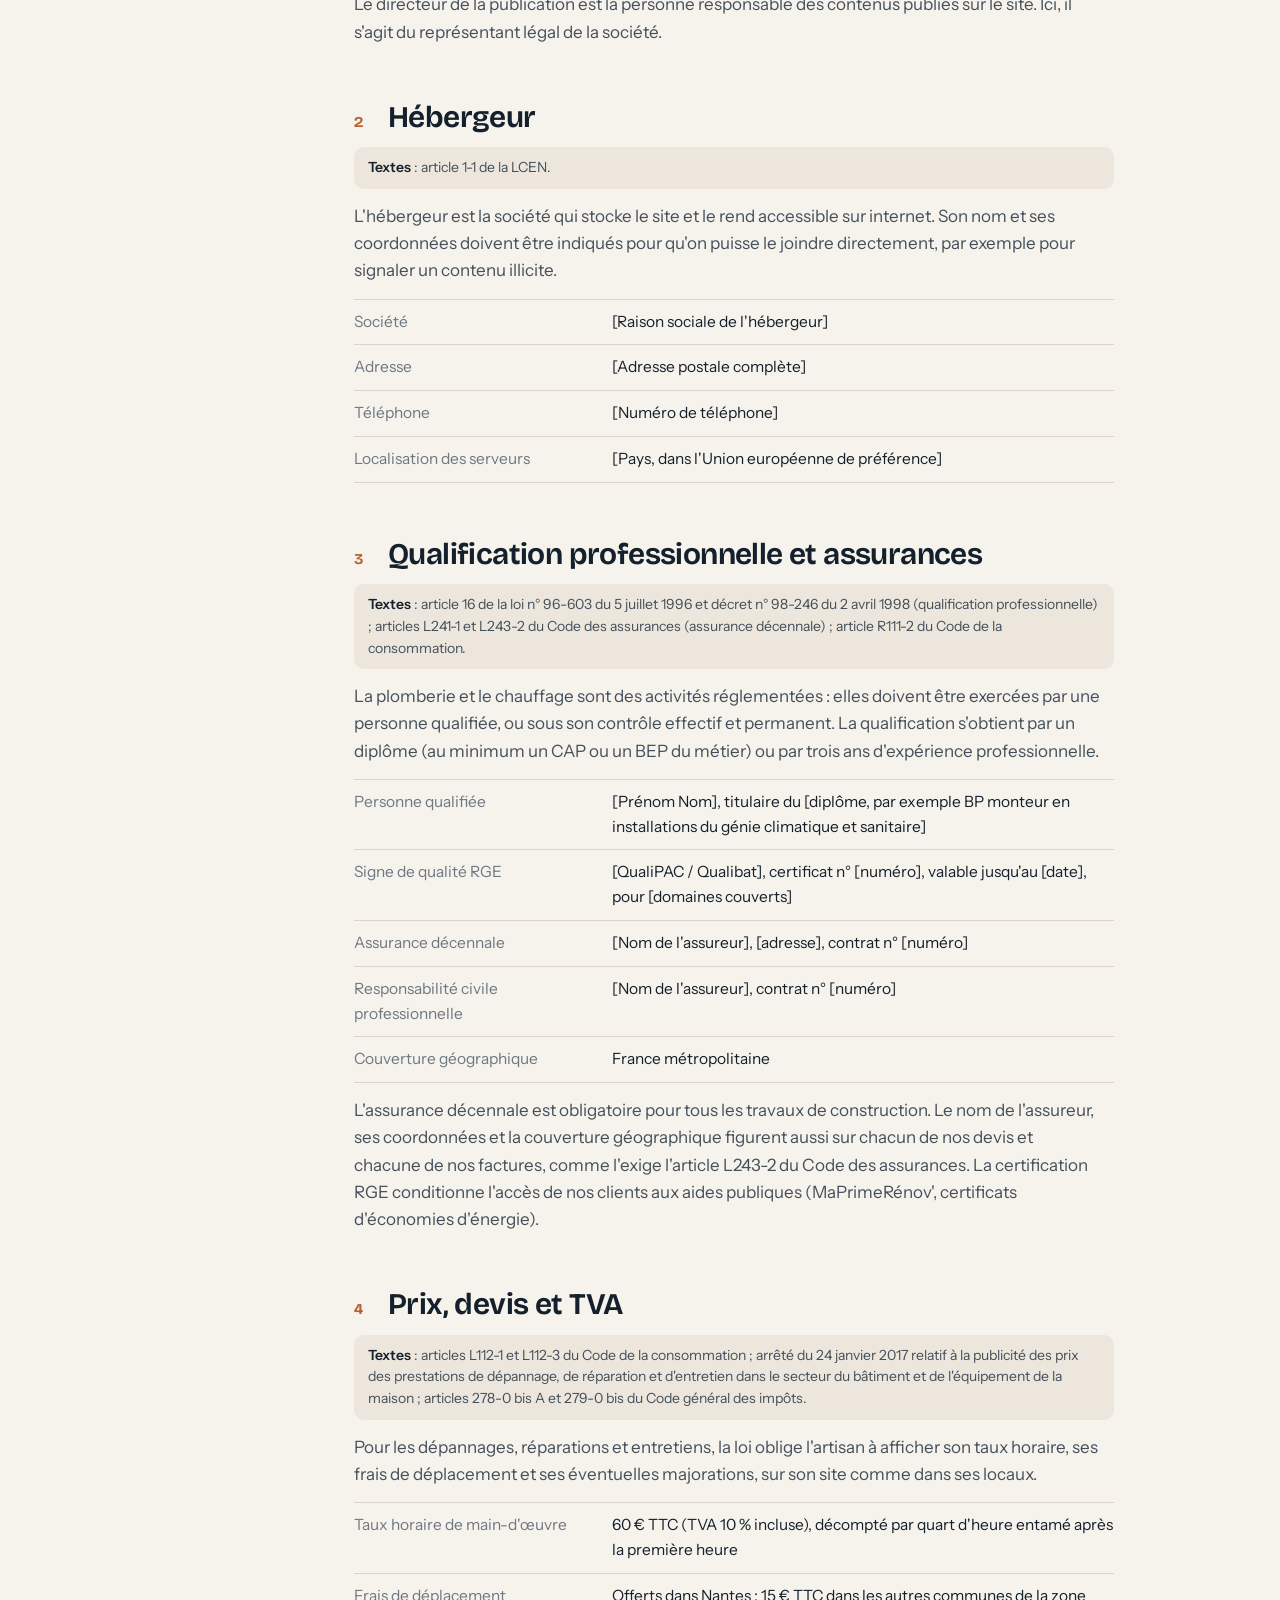
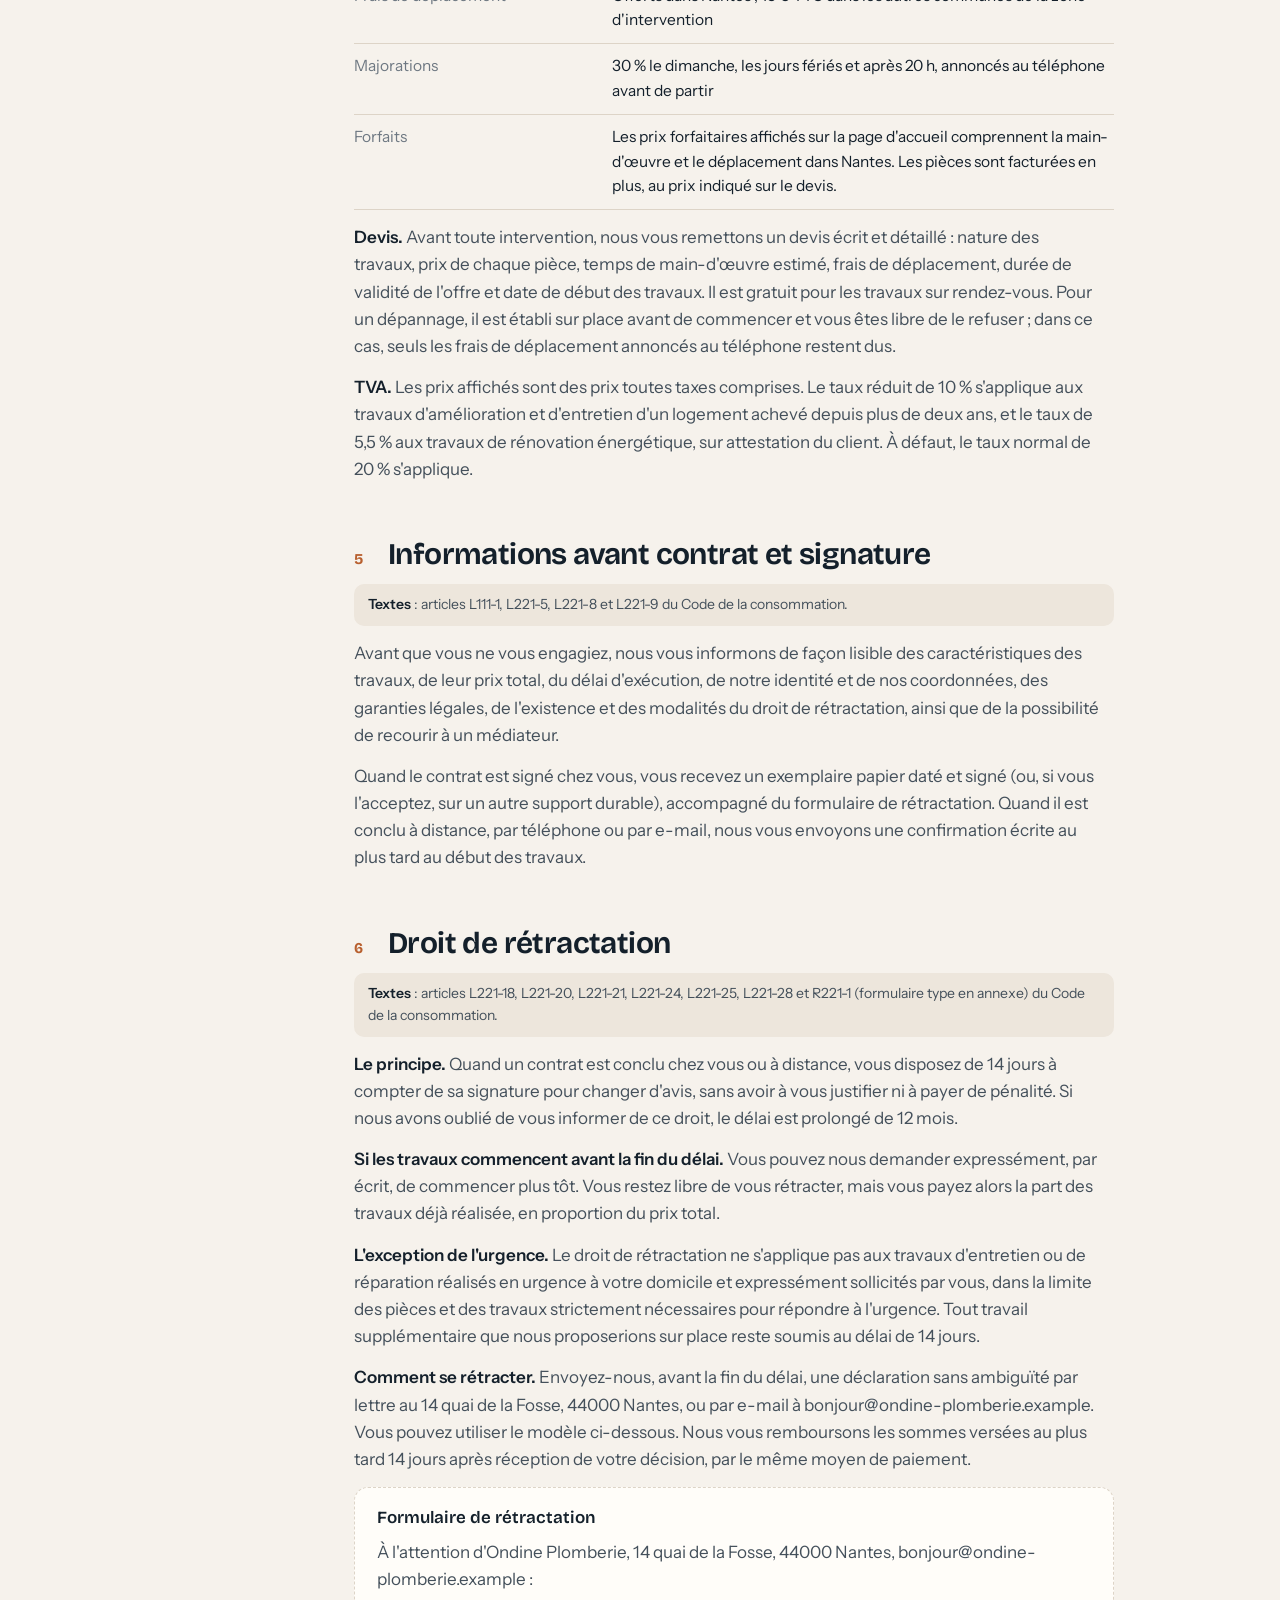
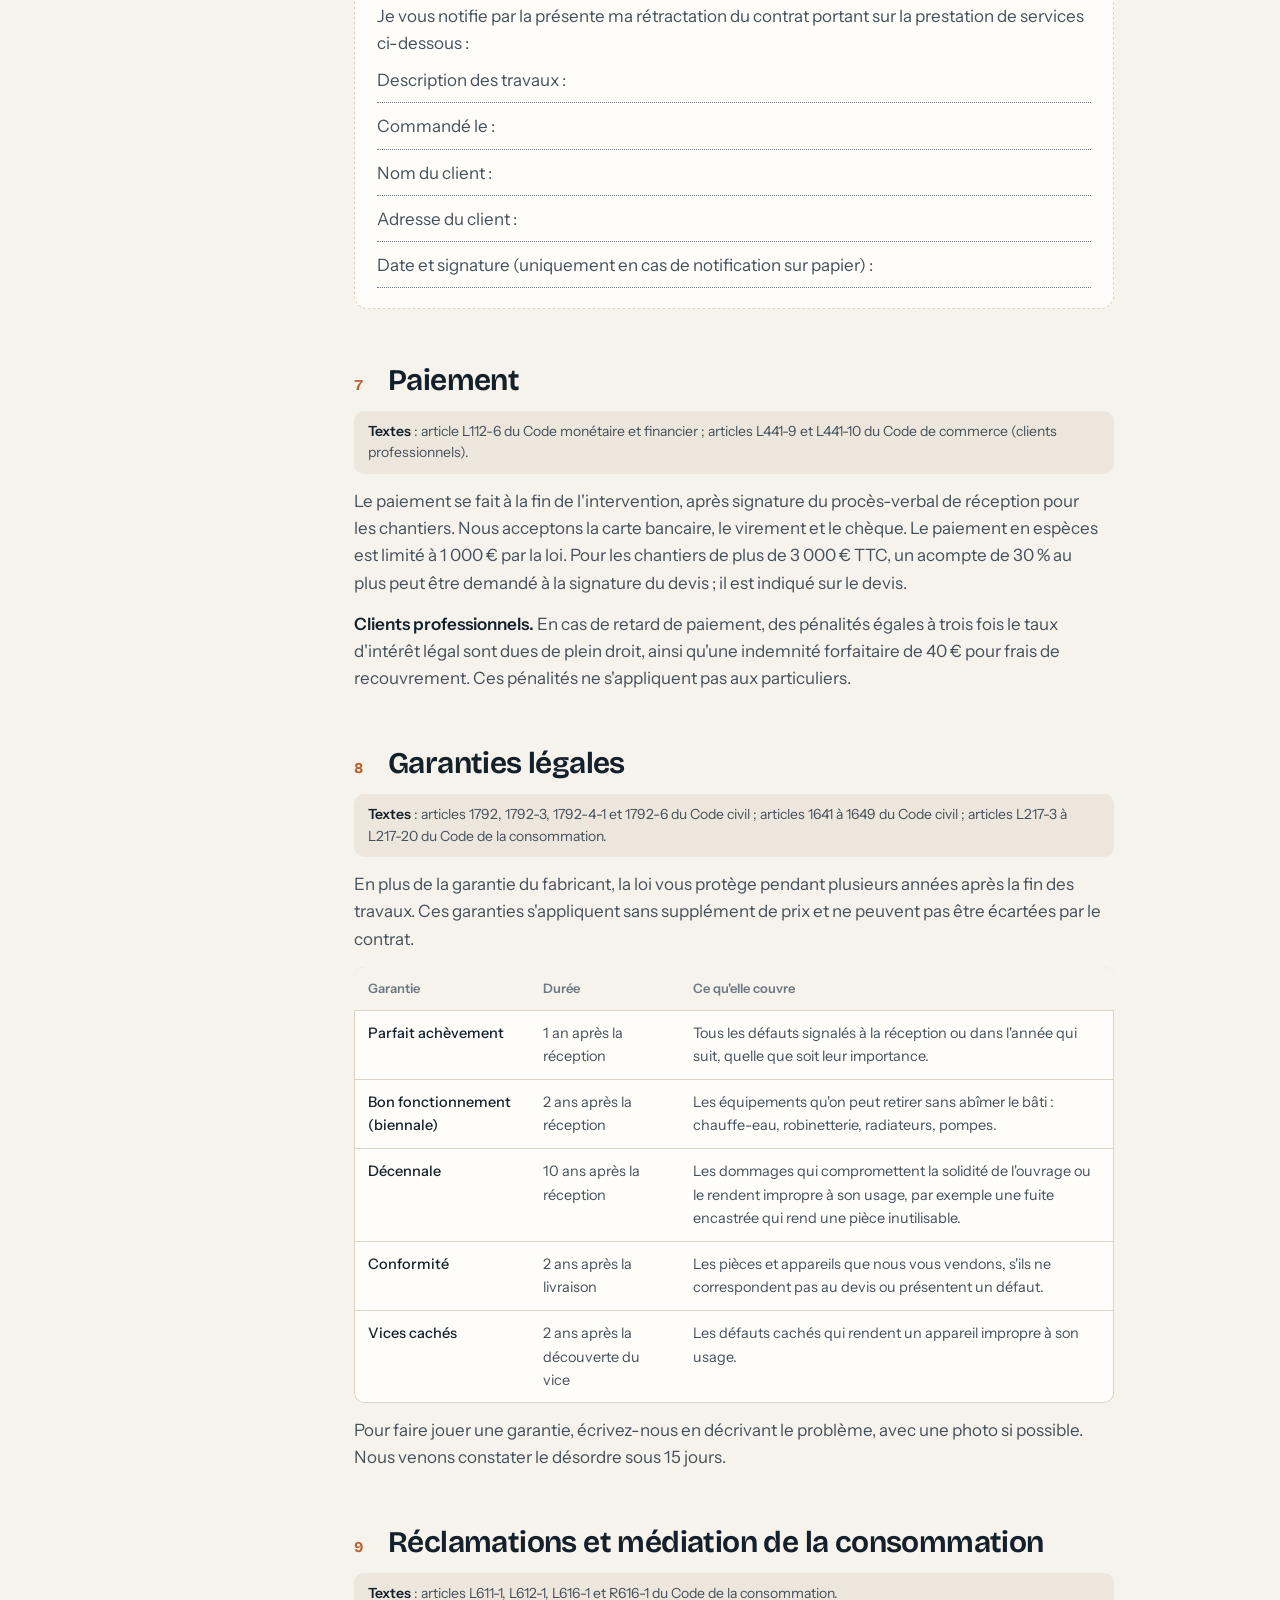
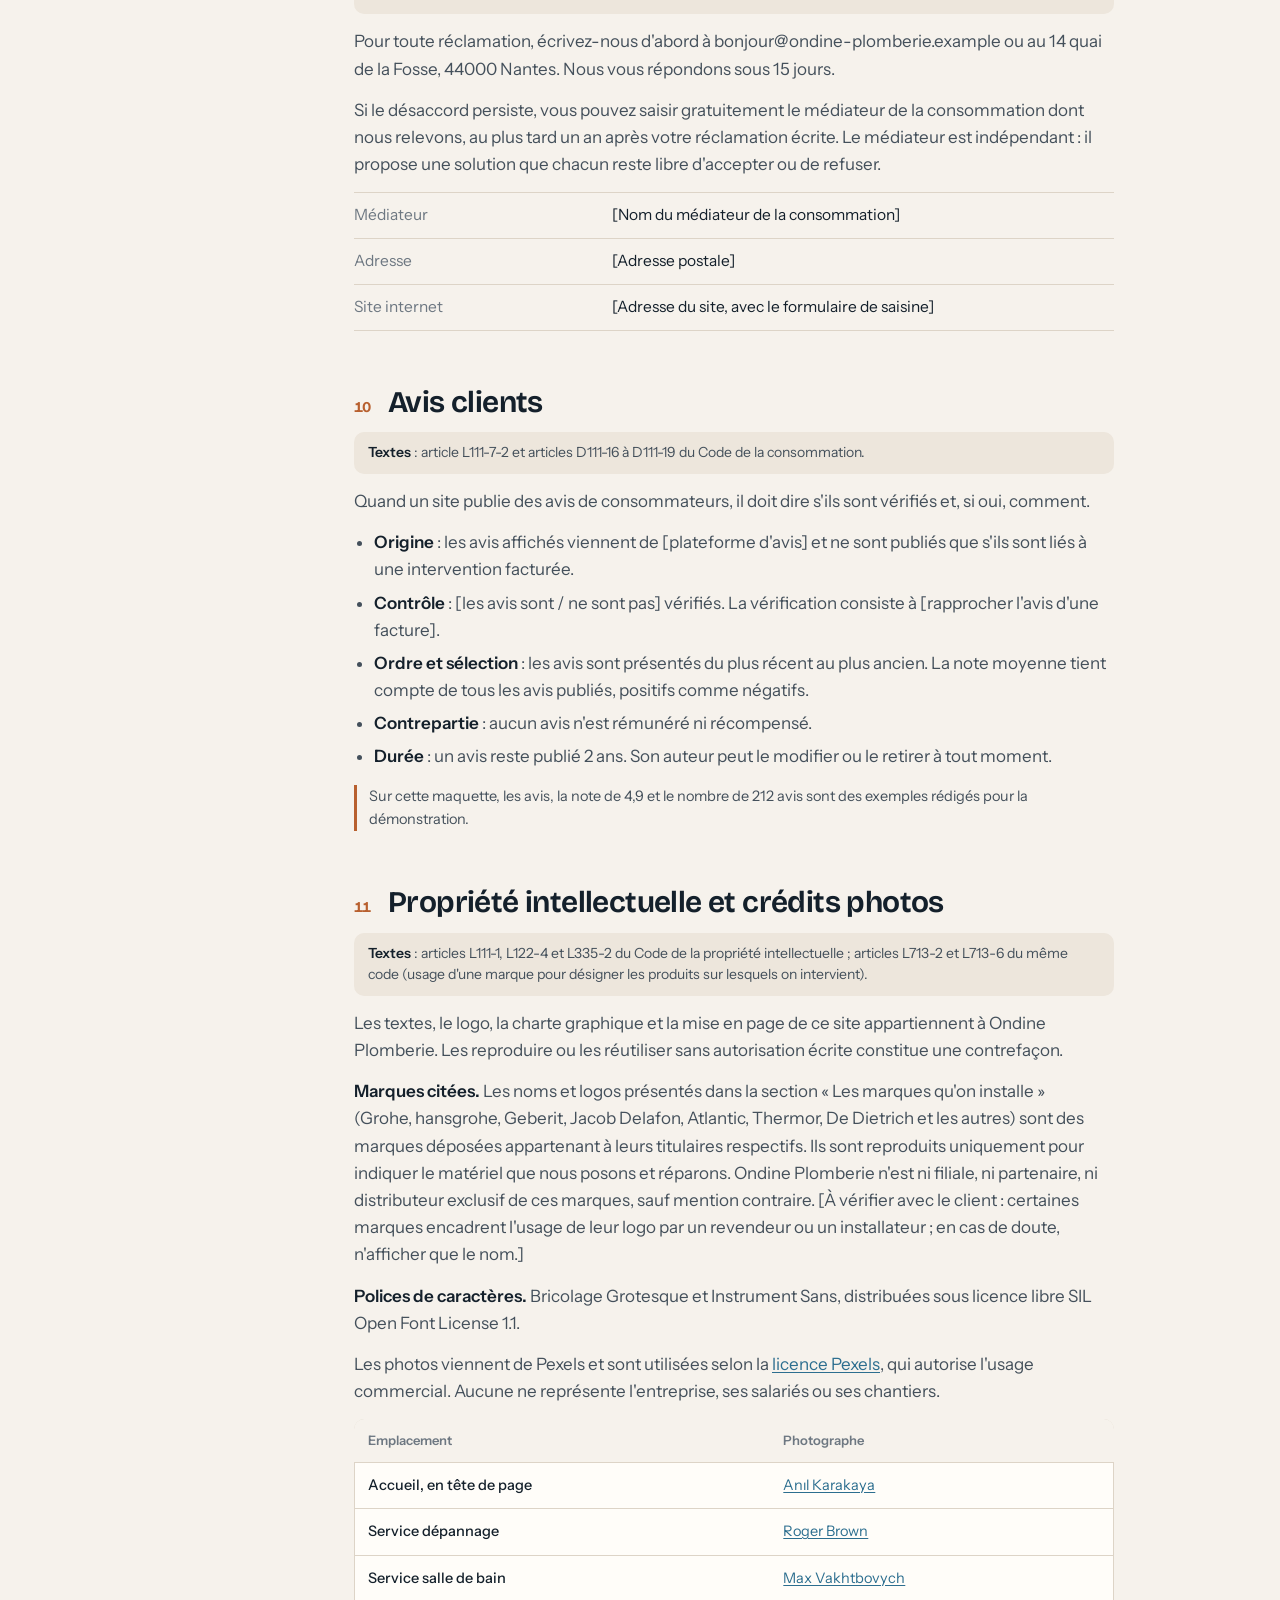
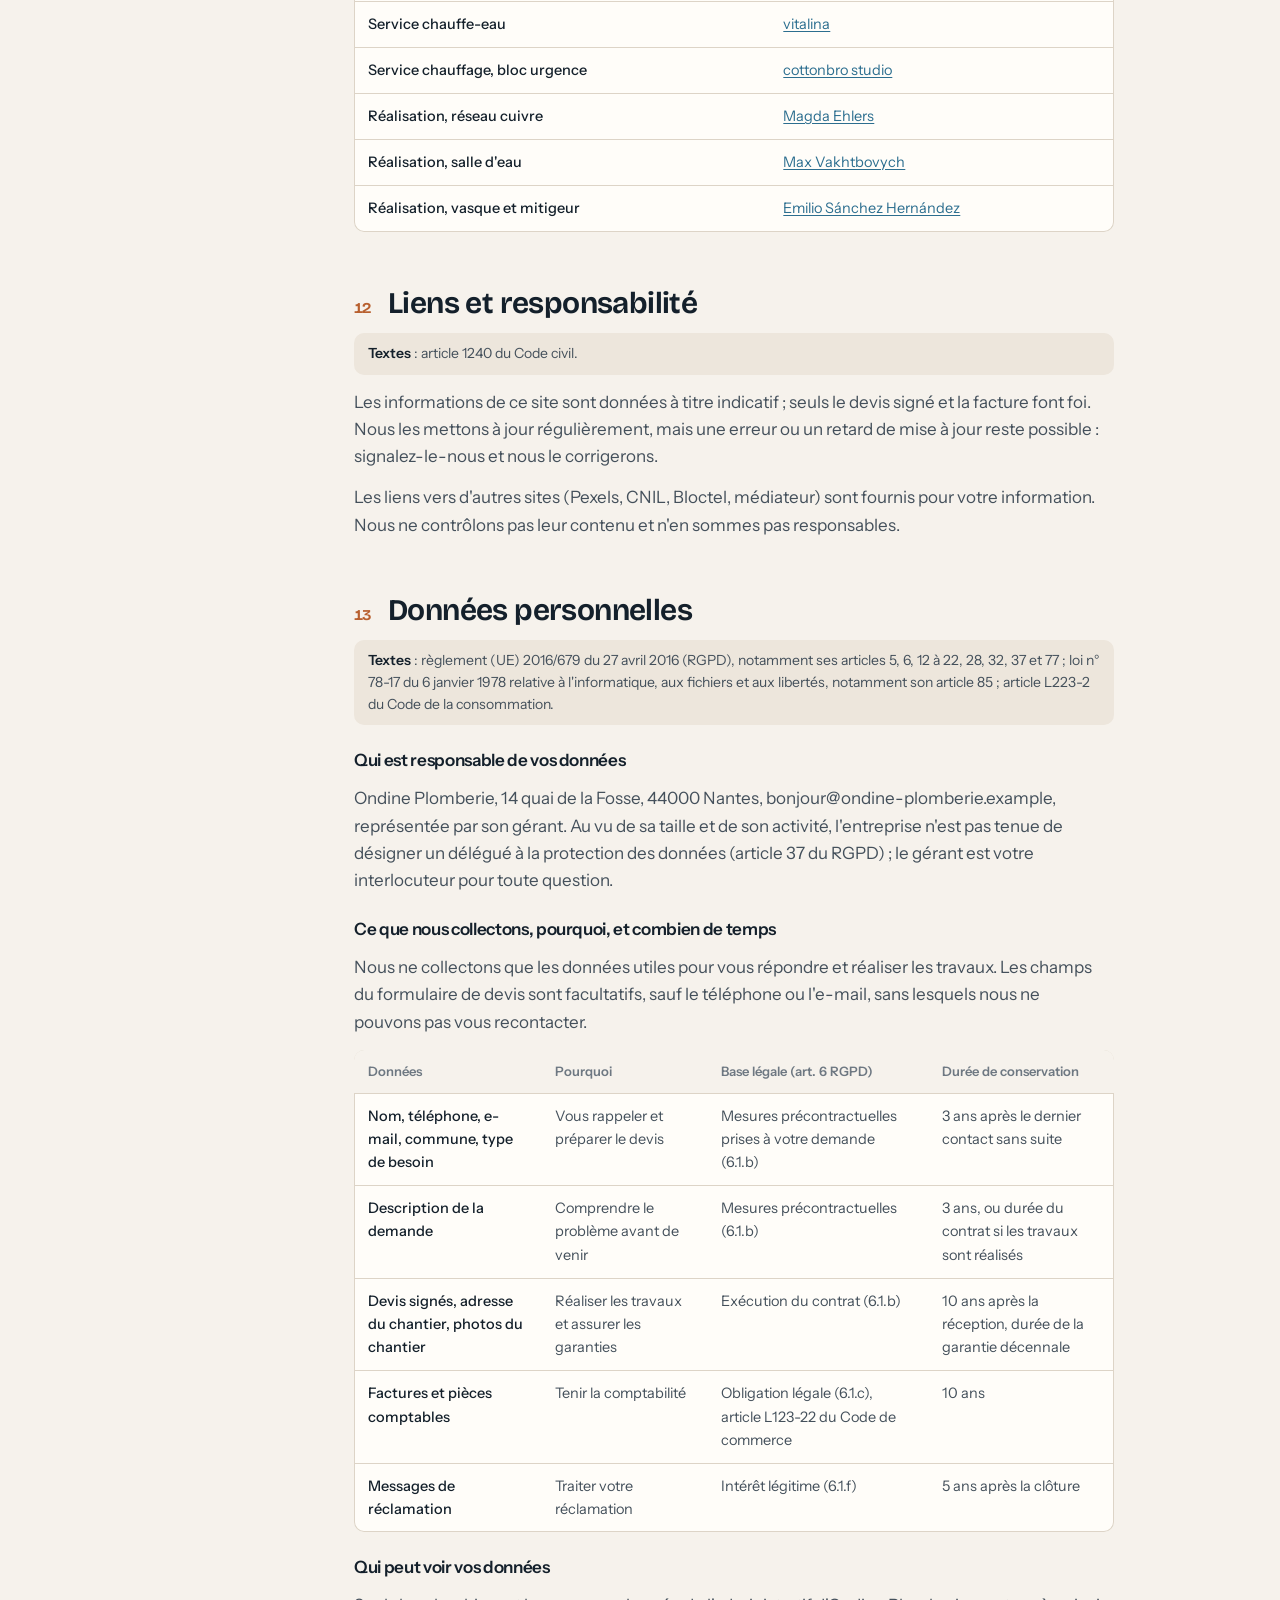
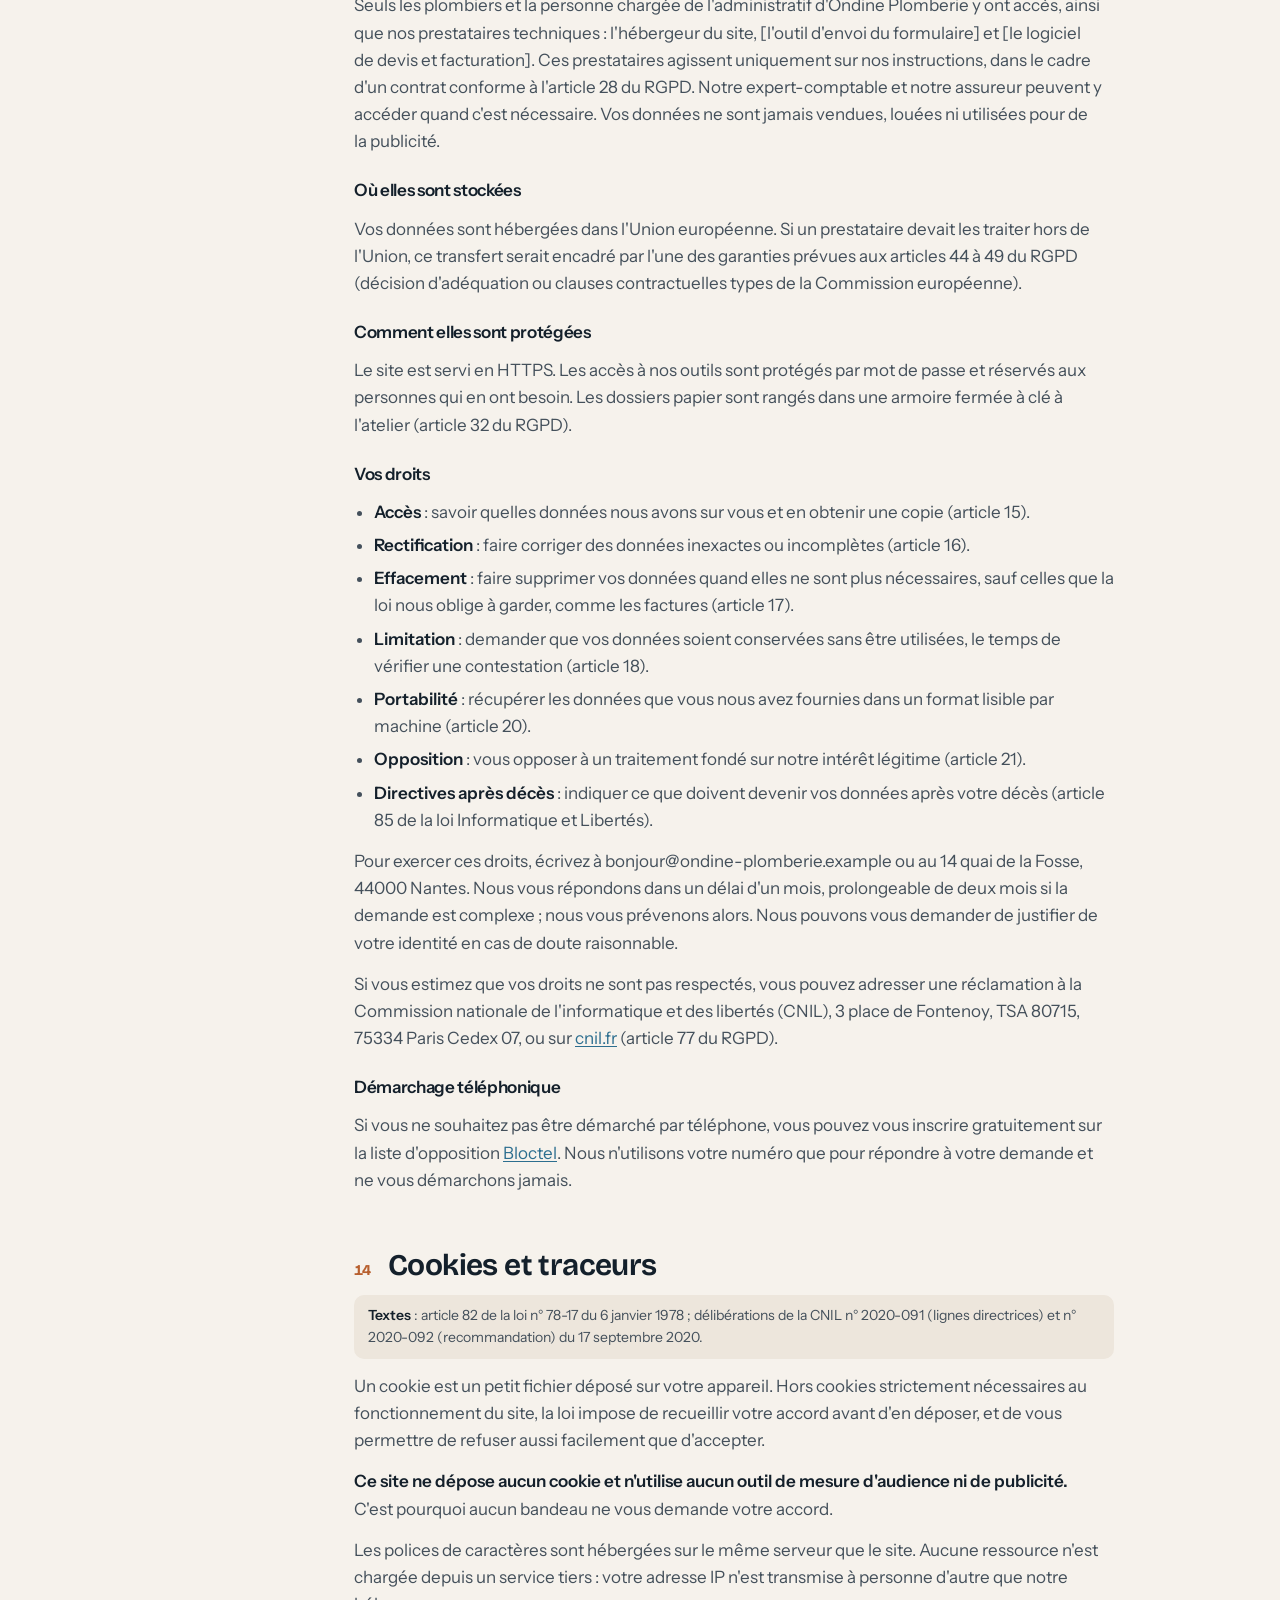
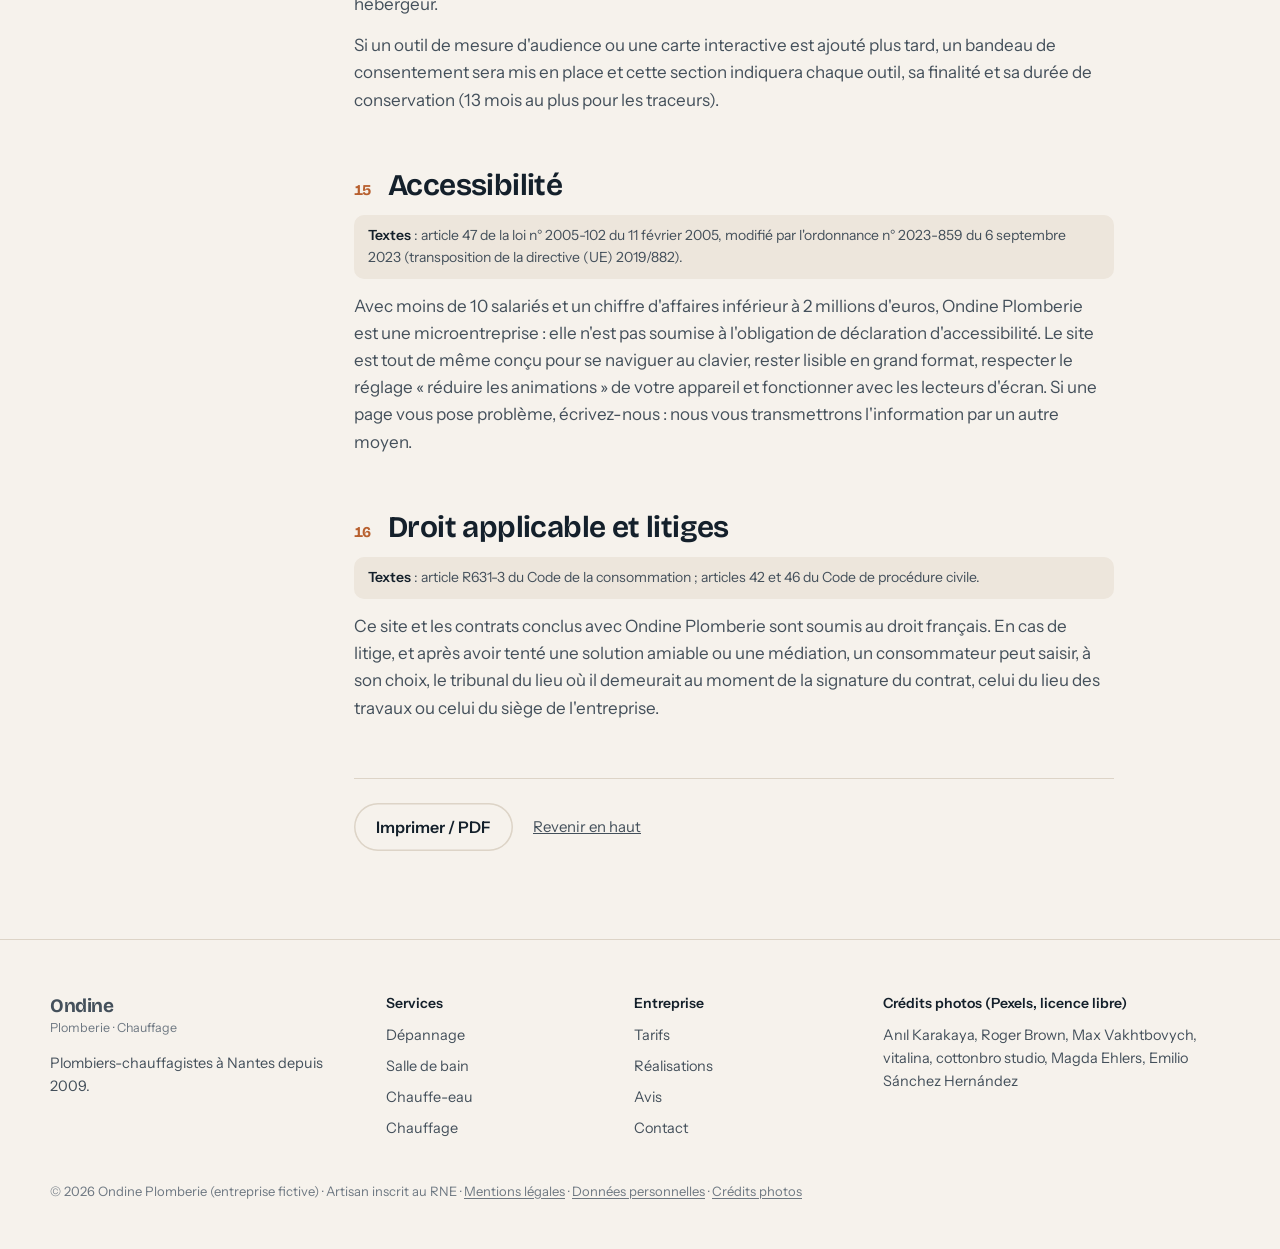
<file: mentions-legales.html>
<!doctype html>
<html lang="fr">
<head>
<meta charset="utf-8">
<meta name="viewport" content="width=device-width, initial-scale=1, viewport-fit=cover">
<title>Mentions légales et données personnelles | Ondine Plomberie</title>
<meta name="description" content="Mentions légales, conditions d'intervention, garanties et politique de données personnelles d'Ondine Plomberie, plombier à Nantes.">
<link rel="icon" href="favicon.ico" sizes="any">
<link rel="icon" href="favicon.svg" type="image/svg+xml">
<link rel="icon" href="favicon-32.png" type="image/png" sizes="32x32">
<link rel="apple-touch-icon" href="apple-touch-icon.png">
<meta name="theme-color" content="#f6f2ec">
<link rel="preload" href="fonts/bricolage-grotesque-latin.woff2" as="font" type="font/woff2" crossorigin>
<link rel="preload" href="fonts/instrument-sans-latin.woff2" as="font" type="font/woff2" crossorigin>
<link rel="stylesheet" href="style.css">
</head>
<body>
<a class="skip" href="#contenu">Aller au contenu</a>
<p class="demo">Maquette de démonstration. Ondine Plomberie est une entreprise fictive, les avis et chiffres sont des exemples.</p>

<header class="site-header" id="top">
  <div class="wrap">
    <a class="brand" href="index.html" aria-label="Ondine Plomberie, accueil">
      <svg viewBox="0 0 40 40" aria-hidden="true">
        <rect width="40" height="40" rx="11" fill="#14202b"/>
        <path d="M11 13h11a6 6 0 0 1 6 6v9" fill="none" stroke="#d27a45" stroke-width="4.5" stroke-linecap="round"/>
        <path d="M28 31.5c-2.4 0-4-1.7-4-3.8 0-2 4-6.2 4-6.2s4 4.2 4 6.2c0 2.1-1.6 3.8-4 3.8Z" fill="#7cc0dc" transform="translate(0 -1)"/>
      </svg>
      <span><b>Ondine</b><small>Plomberie · Chauffage</small></span>
    </a>
    <nav class="nav" aria-label="Navigation principale">
      <a href="index.html#services">Services</a>
      <a href="index.html#tarifs">Tarifs</a>
      <a href="index.html#realisations">Réalisations</a>
      <a href="index.html#avis">Avis</a>
      <a href="index.html#contact">Contact</a>
    </nav>
    <a class="btn btn-copper header-call" href="tel:+33240000000">
      <svg viewBox="0 0 24 24" fill="none" stroke="currentColor" stroke-width="2" stroke-linecap="round" stroke-linejoin="round" aria-hidden="true"><path d="M22 16.9v3a2 2 0 0 1-2.2 2 19.8 19.8 0 0 1-8.6-3.1 19.5 19.5 0 0 1-6-6A19.8 19.8 0 0 1 2.1 4.2 2 2 0 0 1 4.1 2h3a2 2 0 0 1 2 1.7c.1 1 .4 1.9.7 2.8a2 2 0 0 1-.5 2.1L8 9.9a16 16 0 0 0 6 6l1.3-1.3a2 2 0 0 1 2.1-.4c.9.3 1.8.6 2.8.7a2 2 0 0 1 1.7 2Z"/></svg>
      <span class="num">02 40 00 00 00</span>
    </a>
    <button class="icon-btn menu-btn" type="button" aria-label="Ouvrir le menu" aria-expanded="false" aria-controls="drawer">
      <svg viewBox="0 0 24 24" fill="none" stroke="currentColor" stroke-width="2" stroke-linecap="round" aria-hidden="true"><path d="M4 8h16M4 16h16"/></svg>
    </button>
  </div>
</header>

<div class="drawer" id="drawer" aria-hidden="true">
  <div class="drawer-backdrop" data-close></div>
  <div class="drawer-panel" role="dialog" aria-modal="true" aria-label="Menu">
    <div class="drawer-top">
      <a class="brand" href="index.html" data-close><span><b>Ondine</b><small>Plomberie · Chauffage</small></span></a>
      <button class="icon-btn" type="button" aria-label="Fermer le menu" data-close>
        <svg viewBox="0 0 24 24" fill="none" stroke="currentColor" stroke-width="2" stroke-linecap="round" aria-hidden="true"><path d="M6 6l12 12M18 6 6 18"/></svg>
      </button>
    </div>
    <nav aria-label="Navigation mobile">
      <a href="index.html#services" data-close>Services</a>
      <a href="index.html#tarifs" data-close>Tarifs</a>
      <a href="index.html#realisations" data-close>Réalisations</a>
      <a href="index.html#avis" data-close>Avis</a>
      <a href="index.html#contact" data-close>Contact</a>
    </nav>
    <a class="btn btn-copper" href="tel:+33240000000">Appeler le 02 40 00 00 00</a>
  </div>
</div>

<main id="contenu" class="ml">
  <div class="wrap">
    <header class="ml-head">
      <span class="eyebrow">Informations légales</span>
      <h1>Mentions légales et données personnelles</h1>
      <p class="ml-lead">Qui édite ce site, à quelles conditions nous intervenons chez vous, et ce que nous faisons des informations que vous nous confiez. Chaque partie indique les textes de loi sur lesquels elle repose.</p>
      <p class="ml-meta">Dernière mise à jour : 10 novembre 2026 · Version 1.0</p>
      <div class="ml-actions">
        <button class="btn btn-copper" type="button" data-print>
          <svg viewBox="0 0 24 24" fill="none" stroke="currentColor" stroke-width="2" stroke-linecap="round" stroke-linejoin="round" aria-hidden="true"><path d="M6 9V3h12v6"/><rect x="3" y="9" width="18" height="8" rx="2"/><path d="M6 14h12v7H6z"/></svg>
          <span class="btn-content">Imprimer / PDF</span>
        </button>
        <a class="btn btn-ghost" href="mentions-legales.pdf" target="_blank" rel="noopener">Ouvrir la version PDF</a>
      </div>
      <p class="ml-hint">Dans la fenêtre d'impression, choisissez « Enregistrer au format PDF » pour garder une copie.</p>
      <div class="ml-note" role="note"><b>Maquette.</b> Ondine Plomberie est fictive. Les valeurs entre crochets et celles marquées « fictif » sont à remplacer par celles du client, et le texte doit être relu par un juriste avant la mise en ligne.</div>
    </header>

    <div class="ml-layout">
      <nav class="ml-toc" aria-label="Sommaire">
        <p class="ml-toc-title">Sommaire</p>
        <ol>
          <li><a href="#editeur">Éditeur du site</a></li>
          <li><a href="#hebergeur">Hébergeur</a></li>
          <li><a href="#qualification">Qualification et assurances</a></li>
          <li><a href="#prix">Prix, devis et TVA</a></li>
          <li><a href="#contrat">Informations avant contrat</a></li>
          <li><a href="#retractation">Droit de rétractation</a></li>
          <li><a href="#paiement">Paiement</a></li>
          <li><a href="#garanties">Garanties légales</a></li>
          <li><a href="#mediation">Réclamations et médiation</a></li>
          <li><a href="#avis-clients">Avis clients</a></li>
          <li><a href="#propriete">Propriété intellectuelle</a></li>
          <li><a href="#responsabilite">Liens et responsabilité</a></li>
          <li><a href="#donnees">Données personnelles</a></li>
          <li><a href="#cookies">Cookies et traceurs</a></li>
          <li><a href="#accessibilite">Accessibilité</a></li>
          <li><a href="#droit">Droit applicable et litiges</a></li>
        </ol>
      </nav>

      <div class="ml-body">

        <section class="ml-sec" id="editeur" aria-labelledby="h-editeur">
          <h2 id="h-editeur"><span class="ml-n">1</span>Éditeur du site</h2>
          <p class="ml-base"><b>Textes</b> : article 1-1 de la loi n° 2004-575 du 21 juin 2004 pour la confiance dans l'économie numérique (LCEN), dans sa rédaction issue de la loi n° 2024-449 du 21 mai 2024 (SREN) ; article 19 de la LCEN ; articles L111-1, R111-1 et R111-2 du Code de la consommation ; article R123-237 du Code de commerce ; article 21 de la loi n° 96-603 du 5 juillet 1996.</p>
          <p>La loi impose à toute entreprise qui édite un site d'indiquer qui elle est, comment la joindre et sous quel numéro elle est immatriculée. Le site www.ondine-plomberie.example est édité par :</p>
          <dl>
            <dt>Dénomination sociale</dt><dd>Ondine Plomberie</dd>
            <dt>Forme juridique</dt><dd>Société à responsabilité limitée (SARL)</dd>
            <dt>Capital social</dt><dd>15 000 €</dd>
            <dt>Siège social</dt><dd>14 quai de la Fosse, 44000 Nantes</dd>
            <dt>Immatriculation</dt><dd>Registre national des entreprises (RNE), activité artisanale ; RCS Nantes 000 000 000 (fictif)</dd>
            <dt>SIRET du siège</dt><dd>000 000 000 00000 (fictif)</dd>
            <dt>Qualité</dt><dd>Artisan, inscrit au RNE en tant qu'entreprise du secteur des métiers et de l'artisanat</dd>
            <dt>Code APE</dt><dd>43.22A, travaux d'installation d'eau et de gaz en tous locaux</dd>
            <dt>TVA intracommunautaire</dt><dd>FR00 000000000 (fictif)</dd>
            <dt>Téléphone</dt><dd>02 40 00 00 00 (fictif), appel non surtaxé</dd>
            <dt>E-mail</dt><dd>bonjour@ondine-plomberie.example</dd>
            <dt>Directeur de la publication</dt><dd>[Prénom Nom], gérant</dd>
          </dl>
          <p>Le directeur de la publication est la personne responsable des contenus publiés sur le site. Ici, il s'agit du représentant légal de la société.</p>
        </section>

        <section class="ml-sec" id="hebergeur" aria-labelledby="h-hebergeur">
          <h2 id="h-hebergeur"><span class="ml-n">2</span>Hébergeur</h2>
          <p class="ml-base"><b>Textes</b> : article 1-1 de la LCEN.</p>
          <p>L'hébergeur est la société qui stocke le site et le rend accessible sur internet. Son nom et ses coordonnées doivent être indiqués pour qu'on puisse le joindre directement, par exemple pour signaler un contenu illicite.</p>
          <dl>
            <dt>Société</dt><dd>[Raison sociale de l'hébergeur]</dd>
            <dt>Adresse</dt><dd>[Adresse postale complète]</dd>
            <dt>Téléphone</dt><dd>[Numéro de téléphone]</dd>
            <dt>Localisation des serveurs</dt><dd>[Pays, dans l'Union européenne de préférence]</dd>
          </dl>
        </section>

        <section class="ml-sec" id="qualification" aria-labelledby="h-qualification">
          <h2 id="h-qualification"><span class="ml-n">3</span>Qualification professionnelle et assurances</h2>
          <p class="ml-base"><b>Textes</b> : article 16 de la loi n° 96-603 du 5 juillet 1996 et décret n° 98-246 du 2 avril 1998 (qualification professionnelle) ; articles L241-1 et L243-2 du Code des assurances (assurance décennale) ; article R111-2 du Code de la consommation.</p>
          <p>La plomberie et le chauffage sont des activités réglementées : elles doivent être exercées par une personne qualifiée, ou sous son contrôle effectif et permanent. La qualification s'obtient par un diplôme (au minimum un CAP ou un BEP du métier) ou par trois ans d'expérience professionnelle.</p>
          <dl>
            <dt>Personne qualifiée</dt><dd>[Prénom Nom], titulaire du [diplôme, par exemple BP monteur en installations du génie climatique et sanitaire]</dd>
            <dt>Signe de qualité RGE</dt><dd>[QualiPAC / Qualibat], certificat n° [numéro], valable jusqu'au [date], pour [domaines couverts]</dd>
            <dt>Assurance décennale</dt><dd>[Nom de l'assureur], [adresse], contrat n° [numéro]</dd>
            <dt>Responsabilité civile professionnelle</dt><dd>[Nom de l'assureur], contrat n° [numéro]</dd>
            <dt>Couverture géographique</dt><dd>France métropolitaine</dd>
          </dl>
          <p>L'assurance décennale est obligatoire pour tous les travaux de construction. Le nom de l'assureur, ses coordonnées et la couverture géographique figurent aussi sur chacun de nos devis et chacune de nos factures, comme l'exige l'article L243-2 du Code des assurances. La certification RGE conditionne l'accès de nos clients aux aides publiques (MaPrimeRénov', certificats d'économies d'énergie).</p>
        </section>

        <section class="ml-sec" id="prix" aria-labelledby="h-prix">
          <h2 id="h-prix"><span class="ml-n">4</span>Prix, devis et TVA</h2>
          <p class="ml-base"><b>Textes</b> : articles L112-1 et L112-3 du Code de la consommation ; arrêté du 24 janvier 2017 relatif à la publicité des prix des prestations de dépannage, de réparation et d'entretien dans le secteur du bâtiment et de l'équipement de la maison ; articles 278-0 bis A et 279-0 bis du Code général des impôts.</p>
          <p>Pour les dépannages, réparations et entretiens, la loi oblige l'artisan à afficher son taux horaire, ses frais de déplacement et ses éventuelles majorations, sur son site comme dans ses locaux.</p>
          <dl>
            <dt>Taux horaire de main-d'œuvre</dt><dd>60 € TTC (TVA 10 % incluse), décompté par quart d'heure entamé après la première heure</dd>
            <dt>Frais de déplacement</dt><dd>Offerts dans Nantes ; 15 € TTC dans les autres communes de la zone d'intervention</dd>
            <dt>Majorations</dt><dd>30 % le dimanche, les jours fériés et après 20 h, annoncés au téléphone avant de partir</dd>
            <dt>Forfaits</dt><dd>Les prix forfaitaires affichés sur la page d'accueil comprennent la main-d'œuvre et le déplacement dans Nantes. Les pièces sont facturées en plus, au prix indiqué sur le devis.</dd>
          </dl>
          <p><b>Devis.</b> Avant toute intervention, nous vous remettons un devis écrit et détaillé : nature des travaux, prix de chaque pièce, temps de main-d'œuvre estimé, frais de déplacement, durée de validité de l'offre et date de début des travaux. Il est gratuit pour les travaux sur rendez-vous. Pour un dépannage, il est établi sur place avant de commencer et vous êtes libre de le refuser ; dans ce cas, seuls les frais de déplacement annoncés au téléphone restent dus.</p>
          <p><b>TVA.</b> Les prix affichés sont des prix toutes taxes comprises. Le taux réduit de 10 % s'applique aux travaux d'amélioration et d'entretien d'un logement achevé depuis plus de deux ans, et le taux de 5,5 % aux travaux de rénovation énergétique, sur attestation du client. À défaut, le taux normal de 20 % s'applique.</p>
        </section>

        <section class="ml-sec" id="contrat" aria-labelledby="h-contrat">
          <h2 id="h-contrat"><span class="ml-n">5</span>Informations avant contrat et signature</h2>
          <p class="ml-base"><b>Textes</b> : articles L111-1, L221-5, L221-8 et L221-9 du Code de la consommation.</p>
          <p>Avant que vous ne vous engagiez, nous vous informons de façon lisible des caractéristiques des travaux, de leur prix total, du délai d'exécution, de notre identité et de nos coordonnées, des garanties légales, de l'existence et des modalités du droit de rétractation, ainsi que de la possibilité de recourir à un médiateur.</p>
          <p>Quand le contrat est signé chez vous, vous recevez un exemplaire papier daté et signé (ou, si vous l'acceptez, sur un autre support durable), accompagné du formulaire de rétractation. Quand il est conclu à distance, par téléphone ou par e-mail, nous vous envoyons une confirmation écrite au plus tard au début des travaux.</p>
        </section>

        <section class="ml-sec" id="retractation" aria-labelledby="h-retractation">
          <h2 id="h-retractation"><span class="ml-n">6</span>Droit de rétractation</h2>
          <p class="ml-base"><b>Textes</b> : articles L221-18, L221-20, L221-21, L221-24, L221-25, L221-28 et R221-1 (formulaire type en annexe) du Code de la consommation.</p>
          <p><b>Le principe.</b> Quand un contrat est conclu chez vous ou à distance, vous disposez de 14 jours à compter de sa signature pour changer d'avis, sans avoir à vous justifier ni à payer de pénalité. Si nous avons oublié de vous informer de ce droit, le délai est prolongé de 12 mois.</p>
          <p><b>Si les travaux commencent avant la fin du délai.</b> Vous pouvez nous demander expressément, par écrit, de commencer plus tôt. Vous restez libre de vous rétracter, mais vous payez alors la part des travaux déjà réalisée, en proportion du prix total.</p>
          <p><b>L'exception de l'urgence.</b> Le droit de rétractation ne s'applique pas aux travaux d'entretien ou de réparation réalisés en urgence à votre domicile et expressément sollicités par vous, dans la limite des pièces et des travaux strictement nécessaires pour répondre à l'urgence. Tout travail supplémentaire que nous proposerions sur place reste soumis au délai de 14 jours.</p>
          <p><b>Comment se rétracter.</b> Envoyez-nous, avant la fin du délai, une déclaration sans ambiguïté par lettre au 14 quai de la Fosse, 44000 Nantes, ou par e-mail à bonjour@ondine-plomberie.example. Vous pouvez utiliser le modèle ci-dessous. Nous vous remboursons les sommes versées au plus tard 14 jours après réception de votre décision, par le même moyen de paiement.</p>
          <div class="ml-form">
            <p class="ml-form-title">Formulaire de rétractation</p>
            <p>À l'attention d'Ondine Plomberie, 14 quai de la Fosse, 44000 Nantes, bonjour@ondine-plomberie.example :</p>
            <p>Je vous notifie par la présente ma rétractation du contrat portant sur la prestation de services ci-dessous :</p>
            <p class="ml-line">Description des travaux :</p>
            <p class="ml-line">Commandé le :</p>
            <p class="ml-line">Nom du client :</p>
            <p class="ml-line">Adresse du client :</p>
            <p class="ml-line">Date et signature (uniquement en cas de notification sur papier) :</p>
          </div>
        </section>

        <section class="ml-sec" id="paiement" aria-labelledby="h-paiement">
          <h2 id="h-paiement"><span class="ml-n">7</span>Paiement</h2>
          <p class="ml-base"><b>Textes</b> : article L112-6 du Code monétaire et financier ; articles L441-9 et L441-10 du Code de commerce (clients professionnels).</p>
          <p>Le paiement se fait à la fin de l'intervention, après signature du procès-verbal de réception pour les chantiers. Nous acceptons la carte bancaire, le virement et le chèque. Le paiement en espèces est limité à 1 000 € par la loi. Pour les chantiers de plus de 3 000 € TTC, un acompte de 30 % au plus peut être demandé à la signature du devis ; il est indiqué sur le devis.</p>
          <p><b>Clients professionnels.</b> En cas de retard de paiement, des pénalités égales à trois fois le taux d'intérêt légal sont dues de plein droit, ainsi qu'une indemnité forfaitaire de 40 € pour frais de recouvrement. Ces pénalités ne s'appliquent pas aux particuliers.</p>
        </section>

        <section class="ml-sec" id="garanties" aria-labelledby="h-garanties">
          <h2 id="h-garanties"><span class="ml-n">8</span>Garanties légales</h2>
          <p class="ml-base"><b>Textes</b> : articles 1792, 1792-3, 1792-4-1 et 1792-6 du Code civil ; articles 1641 à 1649 du Code civil ; articles L217-3 à L217-20 du Code de la consommation.</p>
          <p>En plus de la garantie du fabricant, la loi vous protège pendant plusieurs années après la fin des travaux. Ces garanties s'appliquent sans supplément de prix et ne peuvent pas être écartées par le contrat.</p>
          <div class="ml-table"><table>
            <thead><tr><th scope="col">Garantie</th><th scope="col">Durée</th><th scope="col">Ce qu'elle couvre</th></tr></thead>
            <tbody>
              <tr><td>Parfait achèvement</td><td>1 an après la réception</td><td>Tous les défauts signalés à la réception ou dans l'année qui suit, quelle que soit leur importance.</td></tr>
              <tr><td>Bon fonctionnement (biennale)</td><td>2 ans après la réception</td><td>Les équipements qu'on peut retirer sans abîmer le bâti : chauffe-eau, robinetterie, radiateurs, pompes.</td></tr>
              <tr><td>Décennale</td><td>10 ans après la réception</td><td>Les dommages qui compromettent la solidité de l'ouvrage ou le rendent impropre à son usage, par exemple une fuite encastrée qui rend une pièce inutilisable.</td></tr>
              <tr><td>Conformité</td><td>2 ans après la livraison</td><td>Les pièces et appareils que nous vous vendons, s'ils ne correspondent pas au devis ou présentent un défaut.</td></tr>
              <tr><td>Vices cachés</td><td>2 ans après la découverte du vice</td><td>Les défauts cachés qui rendent un appareil impropre à son usage.</td></tr>
            </tbody>
          </table></div>
          <p>Pour faire jouer une garantie, écrivez-nous en décrivant le problème, avec une photo si possible. Nous venons constater le désordre sous 15 jours.</p>
        </section>

        <section class="ml-sec" id="mediation" aria-labelledby="h-mediation">
          <h2 id="h-mediation"><span class="ml-n">9</span>Réclamations et médiation de la consommation</h2>
          <p class="ml-base"><b>Textes</b> : articles L611-1, L612-1, L616-1 et R616-1 du Code de la consommation.</p>
          <p>Pour toute réclamation, écrivez-nous d'abord à bonjour@ondine-plomberie.example ou au 14 quai de la Fosse, 44000 Nantes. Nous vous répondons sous 15 jours.</p>
          <p>Si le désaccord persiste, vous pouvez saisir gratuitement le médiateur de la consommation dont nous relevons, au plus tard un an après votre réclamation écrite. Le médiateur est indépendant : il propose une solution que chacun reste libre d'accepter ou de refuser.</p>
          <dl>
            <dt>Médiateur</dt><dd>[Nom du médiateur de la consommation]</dd>
            <dt>Adresse</dt><dd>[Adresse postale]</dd>
            <dt>Site internet</dt><dd>[Adresse du site, avec le formulaire de saisine]</dd>
          </dl>
        </section>

        <section class="ml-sec" id="avis-clients" aria-labelledby="h-avis">
          <h2 id="h-avis"><span class="ml-n">10</span>Avis clients</h2>
          <p class="ml-base"><b>Textes</b> : article L111-7-2 et articles D111-16 à D111-19 du Code de la consommation.</p>
          <p>Quand un site publie des avis de consommateurs, il doit dire s'ils sont vérifiés et, si oui, comment.</p>
          <ul>
            <li><b>Origine</b> : les avis affichés viennent de [plateforme d'avis] et ne sont publiés que s'ils sont liés à une intervention facturée.</li>
            <li><b>Contrôle</b> : [les avis sont / ne sont pas] vérifiés. La vérification consiste à [rapprocher l'avis d'une facture].</li>
            <li><b>Ordre et sélection</b> : les avis sont présentés du plus récent au plus ancien. La note moyenne tient compte de tous les avis publiés, positifs comme négatifs.</li>
            <li><b>Contrepartie</b> : aucun avis n'est rémunéré ni récompensé.</li>
            <li><b>Durée</b> : un avis reste publié 2 ans. Son auteur peut le modifier ou le retirer à tout moment.</li>
          </ul>
          <p class="ml-flag">Sur cette maquette, les avis, la note de 4,9 et le nombre de 212 avis sont des exemples rédigés pour la démonstration.</p>
        </section>

        <section class="ml-sec" id="propriete" aria-labelledby="h-propriete">
          <h2 id="h-propriete"><span class="ml-n">11</span>Propriété intellectuelle et crédits photos</h2>
          <p class="ml-base"><b>Textes</b> : articles L111-1, L122-4 et L335-2 du Code de la propriété intellectuelle ; articles L713-2 et L713-6 du même code (usage d'une marque pour désigner les produits sur lesquels on intervient).</p>
          <p>Les textes, le logo, la charte graphique et la mise en page de ce site appartiennent à Ondine Plomberie. Les reproduire ou les réutiliser sans autorisation écrite constitue une contrefaçon.</p>
          <p><b>Marques citées.</b> Les noms et logos présentés dans la section « Les marques qu'on installe » (Grohe, hansgrohe, Geberit, Jacob Delafon, Atlantic, Thermor, De Dietrich et les autres) sont des marques déposées appartenant à leurs titulaires respectifs. Ils sont reproduits uniquement pour indiquer le matériel que nous posons et réparons. Ondine Plomberie n'est ni filiale, ni partenaire, ni distributeur exclusif de ces marques, sauf mention contraire. [À vérifier avec le client : certaines marques encadrent l'usage de leur logo par un revendeur ou un installateur ; en cas de doute, n'afficher que le nom.]</p>
          <p><b>Polices de caractères.</b> Bricolage Grotesque et Instrument Sans, distribuées sous licence libre SIL Open Font License 1.1.</p>
          <p id="credits">Les photos viennent de Pexels et sont utilisées selon la <a href="https://www.pexels.com/license/">licence Pexels</a>, qui autorise l'usage commercial. Aucune ne représente l'entreprise, ses salariés ou ses chantiers.</p>
          <div class="ml-table"><table>
            <thead><tr><th scope="col">Emplacement</th><th scope="col">Photographe</th></tr></thead>
            <tbody>
              <tr><td>Accueil, en tête de page</td><td><a href="https://www.pexels.com/photo/plumber-installs-pipe-fittings-6419128/">Anıl Karakaya</a></td></tr>
              <tr><td>Service dépannage</td><td><a href="https://www.pexels.com/photo/person-holding-wrench-5534767/">Roger Brown</a></td></tr>
              <tr><td>Service salle de bain</td><td><a href="https://www.pexels.com/photo/modern-bathroom-with-sink-and-faucet-on-counter-near-bath-6444979/">Max Vakhtbovych</a></td></tr>
              <tr><td>Service chauffe-eau</td><td><a href="https://www.pexels.com/photo/water-flowing-from-bronze-colored-faucet-8793484/">vitalina</a></td></tr>
              <tr><td>Service chauffage, bloc urgence</td><td><a href="https://www.pexels.com/photo/close-up-photograph-of-a-set-of-wrench-7019367/">cottonbro studio</a></td></tr>
              <tr><td>Réalisation, réseau cuivre</td><td><a href="https://www.pexels.com/photo/copper-pipes-on-black-background-3721272/">Magda Ehlers</a></td></tr>
              <tr><td>Réalisation, salle d'eau</td><td><a href="https://www.pexels.com/photo/washroom-interior-with-sink-and-faucet-on-cabinet-near-mirror-6782580/">Max Vakhtbovych</a></td></tr>
              <tr><td>Réalisation, vasque et mitigeur</td><td><a href="https://www.pexels.com/photo/modern-minimalist-bathroom-sink-with-faucet-33528567/">Emilio Sánchez Hernández</a></td></tr>
            </tbody>
          </table></div>
        </section>

        <section class="ml-sec" id="responsabilite" aria-labelledby="h-resp">
          <h2 id="h-resp"><span class="ml-n">12</span>Liens et responsabilité</h2>
          <p class="ml-base"><b>Textes</b> : article 1240 du Code civil.</p>
          <p>Les informations de ce site sont données à titre indicatif ; seuls le devis signé et la facture font foi. Nous les mettons à jour régulièrement, mais une erreur ou un retard de mise à jour reste possible : signalez-le-nous et nous le corrigerons.</p>
          <p>Les liens vers d'autres sites (Pexels, CNIL, Bloctel, médiateur) sont fournis pour votre information. Nous ne contrôlons pas leur contenu et n'en sommes pas responsables.</p>
        </section>

        <section class="ml-sec" id="donnees" aria-labelledby="h-donnees">
          <h2 id="h-donnees"><span class="ml-n">13</span>Données personnelles</h2>
          <p class="ml-base"><b>Textes</b> : règlement (UE) 2016/679 du 27 avril 2016 (RGPD), notamment ses articles 5, 6, 12 à 22, 28, 32, 37 et 77 ; loi n° 78-17 du 6 janvier 1978 relative à l'informatique, aux fichiers et aux libertés, notamment son article 85 ; article L223-2 du Code de la consommation.</p>

          <h3>Qui est responsable de vos données</h3>
          <p>Ondine Plomberie, 14 quai de la Fosse, 44000 Nantes, bonjour@ondine-plomberie.example, représentée par son gérant. Au vu de sa taille et de son activité, l'entreprise n'est pas tenue de désigner un délégué à la protection des données (article 37 du RGPD) ; le gérant est votre interlocuteur pour toute question.</p>

          <h3>Ce que nous collectons, pourquoi, et combien de temps</h3>
          <p>Nous ne collectons que les données utiles pour vous répondre et réaliser les travaux. Les champs du formulaire de devis sont facultatifs, sauf le téléphone ou l'e-mail, sans lesquels nous ne pouvons pas vous recontacter.</p>
          <div class="ml-table"><table>
            <thead><tr><th scope="col">Données</th><th scope="col">Pourquoi</th><th scope="col">Base légale (art. 6 RGPD)</th><th scope="col">Durée de conservation</th></tr></thead>
            <tbody>
              <tr><td>Nom, téléphone, e-mail, commune, type de besoin</td><td>Vous rappeler et préparer le devis</td><td>Mesures précontractuelles prises à votre demande (6.1.b)</td><td>3 ans après le dernier contact sans suite</td></tr>
              <tr><td>Description de la demande</td><td>Comprendre le problème avant de venir</td><td>Mesures précontractuelles (6.1.b)</td><td>3 ans, ou durée du contrat si les travaux sont réalisés</td></tr>
              <tr><td>Devis signés, adresse du chantier, photos du chantier</td><td>Réaliser les travaux et assurer les garanties</td><td>Exécution du contrat (6.1.b)</td><td>10 ans après la réception, durée de la garantie décennale</td></tr>
              <tr><td>Factures et pièces comptables</td><td>Tenir la comptabilité</td><td>Obligation légale (6.1.c), article L123-22 du Code de commerce</td><td>10 ans</td></tr>
              <tr><td>Messages de réclamation</td><td>Traiter votre réclamation</td><td>Intérêt légitime (6.1.f)</td><td>5 ans après la clôture</td></tr>
            </tbody>
          </table></div>

          <h3>Qui peut voir vos données</h3>
          <p>Seuls les plombiers et la personne chargée de l'administratif d'Ondine Plomberie y ont accès, ainsi que nos prestataires techniques : l'hébergeur du site, [l'outil d'envoi du formulaire] et [le logiciel de devis et facturation]. Ces prestataires agissent uniquement sur nos instructions, dans le cadre d'un contrat conforme à l'article 28 du RGPD. Notre expert-comptable et notre assureur peuvent y accéder quand c'est nécessaire. Vos données ne sont jamais vendues, louées ni utilisées pour de la publicité.</p>

          <h3>Où elles sont stockées</h3>
          <p>Vos données sont hébergées dans l'Union européenne. Si un prestataire devait les traiter hors de l'Union, ce transfert serait encadré par l'une des garanties prévues aux articles 44 à 49 du RGPD (décision d'adéquation ou clauses contractuelles types de la Commission européenne).</p>

          <h3>Comment elles sont protégées</h3>
          <p>Le site est servi en HTTPS. Les accès à nos outils sont protégés par mot de passe et réservés aux personnes qui en ont besoin. Les dossiers papier sont rangés dans une armoire fermée à clé à l'atelier (article 32 du RGPD).</p>

          <h3>Vos droits</h3>
          <ul>
            <li><b>Accès</b> : savoir quelles données nous avons sur vous et en obtenir une copie (article 15).</li>
            <li><b>Rectification</b> : faire corriger des données inexactes ou incomplètes (article 16).</li>
            <li><b>Effacement</b> : faire supprimer vos données quand elles ne sont plus nécessaires, sauf celles que la loi nous oblige à garder, comme les factures (article 17).</li>
            <li><b>Limitation</b> : demander que vos données soient conservées sans être utilisées, le temps de vérifier une contestation (article 18).</li>
            <li><b>Portabilité</b> : récupérer les données que vous nous avez fournies dans un format lisible par machine (article 20).</li>
            <li><b>Opposition</b> : vous opposer à un traitement fondé sur notre intérêt légitime (article 21).</li>
            <li><b>Directives après décès</b> : indiquer ce que doivent devenir vos données après votre décès (article 85 de la loi Informatique et Libertés).</li>
          </ul>
          <p>Pour exercer ces droits, écrivez à bonjour@ondine-plomberie.example ou au 14 quai de la Fosse, 44000 Nantes. Nous vous répondons dans un délai d'un mois, prolongeable de deux mois si la demande est complexe ; nous vous prévenons alors. Nous pouvons vous demander de justifier de votre identité en cas de doute raisonnable.</p>
          <p>Si vous estimez que vos droits ne sont pas respectés, vous pouvez adresser une réclamation à la Commission nationale de l'informatique et des libertés (CNIL), 3 place de Fontenoy, TSA 80715, 75334 Paris Cedex 07, ou sur <a href="https://www.cnil.fr/fr/plaintes">cnil.fr</a> (article 77 du RGPD).</p>

          <h3>Démarchage téléphonique</h3>
          <p>Si vous ne souhaitez pas être démarché par téléphone, vous pouvez vous inscrire gratuitement sur la liste d'opposition <a href="https://www.bloctel.gouv.fr">Bloctel</a>. Nous n'utilisons votre numéro que pour répondre à votre demande et ne vous démarchons jamais.</p>
        </section>

        <section class="ml-sec" id="cookies" aria-labelledby="h-cookies">
          <h2 id="h-cookies"><span class="ml-n">14</span>Cookies et traceurs</h2>
          <p class="ml-base"><b>Textes</b> : article 82 de la loi n° 78-17 du 6 janvier 1978 ; délibérations de la CNIL n° 2020-091 (lignes directrices) et n° 2020-092 (recommandation) du 17 septembre 2020.</p>
          <p>Un cookie est un petit fichier déposé sur votre appareil. Hors cookies strictement nécessaires au fonctionnement du site, la loi impose de recueillir votre accord avant d'en déposer, et de vous permettre de refuser aussi facilement que d'accepter.</p>
          <p><b>Ce site ne dépose aucun cookie et n'utilise aucun outil de mesure d'audience ni de publicité.</b> C'est pourquoi aucun bandeau ne vous demande votre accord.</p>
          <p>Les polices de caractères sont hébergées sur le même serveur que le site. Aucune ressource n'est chargée depuis un service tiers : votre adresse IP n'est transmise à personne d'autre que notre hébergeur.</p>
          <p>Si un outil de mesure d'audience ou une carte interactive est ajouté plus tard, un bandeau de consentement sera mis en place et cette section indiquera chaque outil, sa finalité et sa durée de conservation (13 mois au plus pour les traceurs).</p>
        </section>

        <section class="ml-sec" id="accessibilite" aria-labelledby="h-access">
          <h2 id="h-access"><span class="ml-n">15</span>Accessibilité</h2>
          <p class="ml-base"><b>Textes</b> : article 47 de la loi n° 2005-102 du 11 février 2005, modifié par l'ordonnance n° 2023-859 du 6 septembre 2023 (transposition de la directive (UE) 2019/882).</p>
          <p>Avec moins de 10 salariés et un chiffre d'affaires inférieur à 2 millions d'euros, Ondine Plomberie est une microentreprise : elle n'est pas soumise à l'obligation de déclaration d'accessibilité. Le site est tout de même conçu pour se naviguer au clavier, rester lisible en grand format, respecter le réglage « réduire les animations » de votre appareil et fonctionner avec les lecteurs d'écran. Si une page vous pose problème, écrivez-nous : nous vous transmettrons l'information par un autre moyen.</p>
        </section>

        <section class="ml-sec" id="droit" aria-labelledby="h-droit">
          <h2 id="h-droit"><span class="ml-n">16</span>Droit applicable et litiges</h2>
          <p class="ml-base"><b>Textes</b> : article R631-3 du Code de la consommation ; articles 42 et 46 du Code de procédure civile.</p>
          <p>Ce site et les contrats conclus avec Ondine Plomberie sont soumis au droit français. En cas de litige, et après avoir tenté une solution amiable ou une médiation, un consommateur peut saisir, à son choix, le tribunal du lieu où il demeurait au moment de la signature du contrat, celui du lieu des travaux ou celui du siège de l'entreprise.</p>
        </section>

        <div class="ml-end">
          <button class="btn btn-ghost" type="button" data-print>Imprimer / PDF</button>
          <a class="ml-top" href="#contenu">Revenir en haut</a>
        </div>
      </div>
    </div>
  </div>
</main>


<footer class="site-footer">
  <div class="wrap">
    <div class="cols">
      <div>
        <a class="brand" href="index.html"><span><b>Ondine</b><small>Plomberie · Chauffage</small></span></a>
        <p style="margin-top:14px">Plombiers-chauffagistes à Nantes depuis 2009.</p>
      </div>
      <div><h4>Services</h4><ul><li><a href="index.html#services">Dépannage</a></li><li><a href="index.html#services">Salle de bain</a></li><li><a href="index.html#services">Chauffe-eau</a></li><li><a href="index.html#services">Chauffage</a></li></ul></div>
      <div><h4>Entreprise</h4><ul><li><a href="index.html#tarifs">Tarifs</a></li><li><a href="index.html#realisations">Réalisations</a></li><li><a href="index.html#avis">Avis</a></li><li><a href="index.html#contact">Contact</a></li></ul></div>
      <div><h4>Crédits photos (Pexels, licence libre)</h4><ul>
        <li>Anıl Karakaya, Roger Brown, Max Vakhtbovych, vitalina, cottonbro studio, Magda Ehlers, Emilio Sánchez Hernández</li>
      </ul></div>
    </div>
    <p class="legal">© 2026 Ondine Plomberie (entreprise fictive) · Artisan inscrit au RNE · <a href="mentions-legales.html">Mentions légales</a> · <a href="mentions-legales.html#donnees">Données personnelles</a> · <a href="mentions-legales.html#credits">Crédits photos</a></p>
  </div>
</footer>

<div class="callbar" aria-label="Contact rapide">
  <a class="btn btn-copper" href="tel:+33240000000">
    <svg viewBox="0 0 24 24" fill="none" stroke="currentColor" stroke-width="2" stroke-linecap="round" stroke-linejoin="round" aria-hidden="true"><path d="M22 16.9v3a2 2 0 0 1-2.2 2 19.8 19.8 0 0 1-8.6-3.1 19.5 19.5 0 0 1-6-6A19.8 19.8 0 0 1 2.1 4.2 2 2 0 0 1 4.1 2h3a2 2 0 0 1 2 1.7c.1 1 .4 1.9.7 2.8a2 2 0 0 1-.5 2.1L8 9.9a16 16 0 0 0 6 6l1.3-1.3a2 2 0 0 1 2.1-.4c.9.3 1.8.6 2.8.7a2 2 0 0 1 1.7 2Z"/></svg>
    Appeler
  </a>
  <a class="btn btn-ghost" href="index.html#contact" style="background:var(--card)">Devis gratuit</a>
</div>

<script src="site.js"></script>
</body>
</html>
</file>
<file: style.css>
/* Ondine Plomberie : maquette de démonstration */
/* Polices hébergées avec le site (plus d'appel à Google Fonts).
   Bricolage Grotesque et Instrument Sans : SIL Open Font License 1.1, licences dans fonts/OFL-*.txt */
@font-face {
  font-family: 'Bricolage Grotesque';
  font-style: normal;
  font-weight: 500 800;
  font-stretch: 100%;
  font-display: swap;
  src: url(fonts/bricolage-grotesque-latin-ext.woff2) format('woff2');
  unicode-range: U+0100-02BA, U+02BD-02C5, U+02C7-02CC, U+02CE-02D7, U+02DD-02FF, U+0304, U+0308, U+0329, U+1D00-1DBF, U+1E00-1E9F, U+1EF2-1EFF, U+2020, U+20A0-20AB, U+20AD-20C4, U+2113, U+2C60-2C7F, U+A720-A7FF;
}
@font-face {
  font-family: 'Bricolage Grotesque';
  font-style: normal;
  font-weight: 500 800;
  font-stretch: 100%;
  font-display: swap;
  src: url(fonts/bricolage-grotesque-latin.woff2) format('woff2');
  unicode-range: U+0000-00FF, U+0131, U+0152-0153, U+02BB-02BC, U+02C6, U+02DA, U+02DC, U+0304, U+0308, U+0329, U+2000-206F, U+20AC, U+2122, U+2191, U+2193, U+2212, U+2215, U+FEFF, U+FFFD;
}
@font-face {
  font-family: 'Instrument Sans';
  font-style: normal;
  font-weight: 400 700;
  font-stretch: 100%;
  font-display: swap;
  src: url(fonts/instrument-sans-latin-ext.woff2) format('woff2');
  unicode-range: U+0100-02BA, U+02BD-02C5, U+02C7-02CC, U+02CE-02D7, U+02DD-02FF, U+0304, U+0308, U+0329, U+1D00-1DBF, U+1E00-1E9F, U+1EF2-1EFF, U+2020, U+20A0-20AB, U+20AD-20C4, U+2113, U+2C60-2C7F, U+A720-A7FF;
}
@font-face {
  font-family: 'Instrument Sans';
  font-style: normal;
  font-weight: 400 700;
  font-stretch: 100%;
  font-display: swap;
  src: url(fonts/instrument-sans-latin.woff2) format('woff2');
  unicode-range: U+0000-00FF, U+0131, U+0152-0153, U+02BB-02BC, U+02C6, U+02DA, U+02DC, U+0304, U+0308, U+0329, U+2000-206F, U+20AC, U+2122, U+2191, U+2193, U+2212, U+2215, U+FEFF, U+FFFD;
}

:root {
  --paper: #f6f2ec;
  --paper-2: #ede6dc;
  --card: #fffdf9;
  --ink: #14202b;
  --ink-2: #44505b;
  --ink-3: #6e7882;
  --line: #ddd4c7;
  --copper: #b8602f;
  --copper-hi: #d27a45;
  --copper-lo: #8f4520;
  --water: #2c6e8f;
  --water-soft: #dcebf1;
  --ok: #2f7a4f;

  --ease-out: cubic-bezier(0.23, 1, 0.32, 1);
  --ease-in-out: cubic-bezier(0.77, 0, 0.175, 1);
  --ease-drawer: cubic-bezier(0.32, 0.72, 0, 1);

  --radius: 14px;
  --radius-sm: 10px;
  --wrap: 1180px;
  --shadow: 0 1px 2px rgb(20 32 43 / 0.06), 0 8px 24px -12px rgb(20 32 43 / 0.18);

  --f-display: "Bricolage Grotesque", ui-sans-serif, system-ui, sans-serif;
  --f-body: "Instrument Sans", ui-sans-serif, system-ui, sans-serif;
  color-scheme: light;
}

*, *::before, *::after { box-sizing: border-box; }
html { scroll-behavior: smooth; -webkit-text-size-adjust: 100%; }
@media (prefers-reduced-motion: reduce) { html { scroll-behavior: auto; } }
body {
  margin: 0;
  background: var(--paper);
  color: var(--ink);
  font: 400 17px/1.6 var(--f-body);
  -webkit-font-smoothing: antialiased;
  text-rendering: optimizeLegibility;
}
img { display: block; max-width: 100%; height: auto; }
a { color: inherit; }
h1, h2, h3 { font-family: var(--f-display); line-height: 1.05; letter-spacing: -0.02em; margin: 0; font-weight: 650; }
p { margin: 0; }
.wrap { width: min(var(--wrap), 100% - 32px); margin-inline: auto; }
.skip { position: absolute; left: -999px; }
.skip:focus { left: 16px; top: 16px; z-index: 100; background: var(--ink); color: #fff; padding: 8px 14px; border-radius: 8px; }
:focus-visible { outline: 2px solid var(--water); outline-offset: 3px; border-radius: 6px; }
.num { font-variant-numeric: tabular-nums; }

/* ---------- Bandeau démo ---------- */
.demo { margin: 0; background: var(--ink); color: #c9d2da; font-size: 13px; text-align: center; padding: 7px 16px; }

/* ---------- Boutons ---------- */
.btn {
  --bg: var(--ink); --fg: #fff;
  display: inline-flex; align-items: center; justify-content: center; gap: 10px;
  min-height: 48px; padding: 0 22px;
  border: 0; border-radius: 999px;
  background: var(--bg); color: var(--fg);
  font: 600 16px/1 var(--f-body); text-decoration: none; cursor: pointer;
  transition: transform 160ms var(--ease-out), background-color 200ms ease, box-shadow 200ms ease;
  -webkit-tap-highlight-color: transparent;
  user-select: none;
}
.btn:active { transform: scale(0.97); }
.btn svg { width: 18px; height: 18px; flex: none; }
.btn-copper { --bg: var(--copper); }
.btn-ghost { --bg: transparent; --fg: var(--ink); box-shadow: inset 0 0 0 1.5px var(--line); }
@media (hover: hover) and (pointer: fine) {
  .btn:hover { --bg: #22323f; }
  .btn-copper:hover { --bg: var(--copper-lo); }
  .btn-ghost:hover { --bg: var(--card); box-shadow: inset 0 0 0 1.5px var(--ink-3); }
}

/* ---------- En-tête ---------- */
.site-header {
  position: sticky; top: env(safe-area-inset-top, 0px); z-index: 40;
  background: rgb(246 242 236 / 0.86);
  backdrop-filter: saturate(1.4) blur(12px);
  -webkit-backdrop-filter: saturate(1.4) blur(12px);
  border-bottom: 1px solid transparent;
  transition: border-color 200ms ease;
}
.site-header.scrolled { border-color: var(--line); }
.site-header .wrap { display: flex; align-items: center; gap: 24px; height: 72px; }
.brand { display: flex; align-items: center; gap: 10px; text-decoration: none; margin-right: auto; }
.brand svg { width: 34px; height: 34px; }
.brand b { display: block; font: 700 19px/1 var(--f-display); letter-spacing: -0.02em; }
.brand small { display: block; font-size: 12.5px; color: var(--ink-3); margin-top: 3px; }
.nav { display: flex; gap: 4px; }
.nav a { text-decoration: none; font-weight: 500; font-size: 15.5px; padding: 8px 12px; border-radius: 8px; color: var(--ink-2); transition: color 150ms ease, background-color 150ms ease; }
@media (hover: hover) and (pointer: fine) { .nav a:hover { color: var(--ink); background: var(--paper-2); } }
.header-call { min-height: 42px; padding: 0 18px; font-size: 15px; }

/* Menu mobile : tiroir qui glisse depuis le haut, fermeture plus rapide que l'ouverture */
.drawer {
  position: fixed; inset: 0; z-index: 60; pointer-events: none;
}
.drawer-backdrop {
  position: absolute; inset: 0; background: rgb(20 32 43 / 0.4);
  opacity: 0; transition: opacity 180ms ease;
}
.drawer-panel {
  position: absolute; left: 0; right: 0; top: 0;
  background: var(--card); border-radius: 0 0 22px 22px;
  padding: 18px 16px 24px;
  transform: translateY(-100%);
  transition: transform 220ms var(--ease-out);
  box-shadow: var(--shadow);
}
.drawer.open { pointer-events: auto; }
.drawer.open .drawer-backdrop { opacity: 1; transition-duration: 300ms; }
.drawer.open .drawer-panel { transform: translateY(0); transition: transform 420ms var(--ease-drawer); }
.drawer-top { display: flex; justify-content: space-between; align-items: center; margin-bottom: 12px; }
.drawer nav a { display: block; padding: 14px 4px; font: 600 22px/1.1 var(--f-display); text-decoration: none; border-bottom: 1px solid var(--line); }
.drawer .btn { width: 100%; margin-top: 18px; }
.icon-btn {
  width: 44px; height: 44px; display: grid; place-items: center;
  border: 0; border-radius: 12px; background: transparent; color: var(--ink); cursor: pointer;
  transition: transform 160ms var(--ease-out), background-color 150ms ease;
}
.icon-btn:active { transform: scale(0.94); }
.icon-btn svg { width: 22px; height: 22px; }
.icon-btn.menu-btn { display: none; }

@media (max-width: 900px) {
  .nav, .header-call .label-long { display: none; }
  .icon-btn.menu-btn { display: grid; }
  .header-call { white-space: nowrap; padding: 0 14px; }
  .site-header .wrap { gap: 8px; height: 64px; }
}

/* ---------- Hero ---------- */
.hero { padding: 56px 0 88px; }
.hero .wrap { display: grid; grid-template-columns: 1.05fr 0.95fr; gap: 56px; align-items: center; }
.status {
  display: inline-flex; align-items: center; gap: 10px;
  padding: 6px 14px 6px 10px; border-radius: 999px;
  background: var(--card); box-shadow: inset 0 0 0 1px var(--line);
  font-size: 14px; font-weight: 500; color: var(--ink-2);
}
.dot { position: relative; width: 8px; height: 8px; border-radius: 50%; background: var(--ok); }
.dot::after {
  content: ""; position: absolute; inset: 0; border-radius: 50%; background: var(--ok);
  animation: ping 2.4s var(--ease-out) infinite;
}
@keyframes ping { 0% { transform: scale(1); opacity: 0.5; } 70%, 100% { transform: scale(2.6); opacity: 0; } }
.hero h1 { font-size: clamp(42px, 6.2vw, 76px); margin: 22px 0 22px; font-weight: 700; }
.hero h1 em { font-style: normal; color: var(--copper); }
.hero .lede { font-size: 19.5px; color: var(--ink-2); max-width: 34ch; }
.hero-actions { display: flex; flex-wrap: wrap; gap: 12px; margin-top: 32px; }
.proofs { display: flex; flex-wrap: wrap; gap: 10px 28px; margin: 36px 0 0; padding: 0; list-style: none; color: var(--ink-2); font-size: 15px; }
.proofs li { display: flex; align-items: center; gap: 8px; }
.proofs svg { width: 18px; height: 18px; color: var(--copper); flex: none; }

.hero-media { position: relative; }
.hero-media .photo { border-radius: 22px; overflow: hidden; aspect-ratio: 4 / 5; background: var(--paper-2); }
.hero-media .photo img { width: 100%; height: 100%; object-fit: cover; }
.float-card {
  position: absolute; left: -36px; bottom: 36px;
  background: var(--card); border-radius: var(--radius); padding: 16px 18px;
  box-shadow: var(--shadow); width: 260px;
}
.float-card .k { font-size: 13px; color: var(--ink-3); }
.float-card .v { font: 700 30px/1.1 var(--f-display); letter-spacing: -0.02em; margin-top: 2px; }
.float-card .v small { font: 500 15px/1 var(--f-body); color: var(--ink-2); letter-spacing: 0; }
.bar { height: 6px; border-radius: 6px; background: var(--paper-2); margin-top: 12px; overflow: hidden; }
.bar i { display: block; height: 100%; width: 100%; background: linear-gradient(90deg, var(--water), #4c9ab9); transform-origin: left; transform: scaleX(0.62); border-radius: inherit; }
.credit { font-size: 12px; color: var(--ink-3); margin-top: 10px; text-align: right; }
.credit a { color: inherit; }

/* Entrée en cascade du hero : une seule fois, au chargement */
.rise { opacity: 0; transform: translateY(10px); animation: rise 520ms var(--ease-out) forwards; animation-delay: calc(var(--i, 0) * 60ms + 80ms); }
@keyframes rise { to { opacity: 1; transform: none; } }
.hero-media.rise { transform: translateY(14px) scale(0.985); }

@media (max-width: 900px) {
  .hero { padding: 28px 0 64px; }
  .hero .wrap { grid-template-columns: 1fr; gap: 36px; }
  .hero-media .photo { aspect-ratio: 4 / 3.6; }
  .float-card { left: 12px; bottom: 12px; width: 230px; padding: 12px 14px; }
  .float-card .v { font-size: 24px; }
}

/* ---------- Sections ---------- */
section { scroll-margin-top: 80px; }
.section { padding: 96px 0; }
.section-head { display: flex; justify-content: space-between; align-items: end; gap: 32px; margin-bottom: 44px; }
.eyebrow { display: inline-block; font-size: 13px; font-weight: 600; letter-spacing: 0.08em; text-transform: uppercase; color: var(--copper); margin-bottom: 14px; }
.section h2 { font-size: clamp(32px, 4.2vw, 50px); max-width: 18ch; }
.section-head p { color: var(--ink-2); max-width: 40ch; }
@media (max-width: 760px) {
  .section { padding: 68px 0; }
  .section-head { flex-direction: column; align-items: start; gap: 14px; margin-bottom: 32px; }
}

/* Révélation d'image au défilement : clip-path depuis le bas, une seule fois */
.reveal { transition: clip-path 900ms var(--ease-in-out); }
.reveal img { transition: transform 1200ms var(--ease-out); }
.reveal.wait { clip-path: inset(0 0 100% 0); }
.reveal.wait img { transform: scale(1.06); }
.reveal.in { clip-path: inset(0 0 0 0); }
.reveal.in img { transform: none; }
.fade.wait { opacity: 0; transform: translateY(12px); }
.fade { transition: opacity 500ms var(--ease-out), transform 500ms var(--ease-out); transition-delay: calc(var(--i, 0) * 60ms); }
.fade.in { opacity: 1; transform: none; }
/* Seuls les éléments sous la ligne de flottaison au chargement attendent (classe .wait) : la page reste complète à l'arrêt */

/* ---------- Services ---------- */
.services { display: grid; grid-template-columns: repeat(4, 1fr); gap: 18px; }
.service {
  background: var(--card); border-radius: var(--radius); overflow: hidden;
  box-shadow: inset 0 0 0 1px var(--line);
  display: flex; flex-direction: column;
}
.service .media { aspect-ratio: 4 / 3; overflow: hidden; }
.service .media img { width: 100%; height: 100%; object-fit: cover; }
.service .body { padding: 20px 20px 22px; display: flex; flex-direction: column; gap: 8px; flex: 1; }
.service h3 { font-size: 22px; }
.service p { color: var(--ink-2); font-size: 15.5px; }
.service .from { margin-top: auto; padding-top: 12px; font-size: 14.5px; color: var(--ink-3); }
.service .from b { color: var(--ink); font-weight: 600; }
.service figcaption { font-size: 11.5px; color: var(--ink-3); padding: 0 20px 14px; }
@media (hover: hover) and (pointer: fine) {
  .service .media img { transition: transform 600ms var(--ease-out); }
  .service:hover .media img { transform: scale(1.03); }
}
@media (max-width: 1000px) { .services { grid-template-columns: repeat(2, 1fr); } }
@media (max-width: 560px) { .services { grid-template-columns: 1fr; } }

/* ---------- Tarifs : onglets avec la technique du calque dupliqué + clip-path ---------- */
.pricing { background: var(--ink); color: #eef2f5; border-radius: 28px; padding: 64px; }
.pricing .eyebrow { color: var(--copper-hi); }
.pricing .section-head p { color: #aab6c1; }
.tabs { position: relative; display: inline-flex; padding: 5px; border-radius: 999px; background: rgb(255 255 255 / 0.07); margin-bottom: 36px; max-width: 100%; }
.tabs-list { display: flex; gap: 0; }
.tabs-list button {
  border: 0; background: transparent; color: #b9c4ce; cursor: pointer;
  font: 600 15px/1 var(--f-body); padding: 12px 20px; border-radius: 999px; white-space: nowrap;
  -webkit-tap-highlight-color: transparent;
}
.tabs-list.active-layer {
  position: absolute; inset: 5px; pointer-events: none;
  clip-path: inset(0 var(--r, 100%) 0 var(--l, 0) round 999px);
  transition: clip-path 280ms var(--ease-out);
}
.tabs-list.active-layer button { background: #fff; color: var(--ink); border-radius: 0; }
.panel { display: none; }
.panel.on { display: grid; grid-template-columns: repeat(3, 1fr); gap: 16px; }
.panel.on .price { animation: fadeUp 260ms var(--ease-out) both; }
.panel.on .price:nth-child(2) { animation-delay: 40ms; }
.panel.on .price:nth-child(3) { animation-delay: 80ms; }
@keyframes fadeUp { from { opacity: 0; transform: translateY(6px); } }
.price { background: rgb(255 255 255 / 0.05); border: 1px solid rgb(255 255 255 / 0.1); border-radius: var(--radius); padding: 24px; }
.price h3 { font-size: 19px; font-weight: 600; }
.price .amount { font: 700 44px/1 var(--f-display); letter-spacing: -0.03em; margin: 16px 0 6px; color: #fff; }
.price .amount small { font: 500 15px/1 var(--f-body); color: #aab6c1; letter-spacing: 0; }
.price p { color: #aab6c1; font-size: 15px; }
.pricing .note { color: #8f9ca8; font-size: 14px; margin-top: 24px; }
@media (max-width: 900px) {
  .pricing { padding: 36px 20px; border-radius: 22px; }
  .panel.on { grid-template-columns: 1fr; }
  .tabs-list button { padding: 11px 14px; font-size: 14px; }
}
@media (max-width: 420px) { .tabs-list button { padding: 10px 11px; font-size: 13.5px; } }

/* ---------- Déroulé ---------- */
.steps { display: grid; grid-template-columns: repeat(4, 1fr); gap: 0; counter-reset: step; list-style: none; padding: 0; margin: 0; }
.steps li { padding: 0 28px 0 0; position: relative; }
.steps li::before {
  counter-increment: step; content: "0" counter(step);
  display: block; font: 700 15px/1 var(--f-display); color: var(--copper);
  padding-bottom: 18px; margin-bottom: 20px; border-bottom: 1.5px solid var(--line);
}
.steps h3 { font-size: 21px; margin-bottom: 8px; }
.steps p { color: var(--ink-2); font-size: 15.5px; }
@media (max-width: 900px) { .steps { grid-template-columns: 1fr 1fr; gap: 36px 0; } }
@media (max-width: 520px) { .steps { grid-template-columns: 1fr; gap: 28px; } }

/* ---------- Réalisations ---------- */
.work { display: grid; grid-template-columns: 1.3fr 1fr 1fr; gap: 18px; }
.work figure { margin: 0; }
.work .frame { border-radius: var(--radius); overflow: hidden; background: var(--paper-2); }
.work .frame img { width: 100%; height: 100%; object-fit: cover; aspect-ratio: 3 / 4; }
.work figure:first-child .frame img { aspect-ratio: auto; height: 100%; }
.work figure:first-child .frame { height: calc(100% - 64px); }
.work figcaption { padding-top: 12px; }
.work figcaption b { display: block; font-weight: 600; }
.work figcaption span { font-size: 14px; color: var(--ink-3); }
@media (max-width: 900px) {
  .work { grid-template-columns: 1fr 1fr; }
  .work figure:first-child { grid-column: 1 / -1; }
  .work figure:first-child .frame { height: auto; }
  .work figure:first-child .frame img { aspect-ratio: 4 / 3; }
}

/* ---------- Avis ---------- */
.reviews { display: grid; grid-template-columns: repeat(3, 1fr); gap: 18px; }
.review { background: var(--card); border-radius: var(--radius); padding: 26px; box-shadow: inset 0 0 0 1px var(--line); display: flex; flex-direction: column; gap: 16px; }
.stars { color: var(--copper); letter-spacing: 2px; font-size: 15px; }
.review blockquote { margin: 0; font-size: 17px; line-height: 1.55; }
.review footer { margin-top: auto; font-size: 14px; color: var(--ink-3); }
.review footer b { color: var(--ink); font-weight: 600; }
.score { display: flex; align-items: baseline; gap: 10px; }
.score b { font: 700 52px/1 var(--f-display); letter-spacing: -0.03em; }
.score span { color: var(--ink-3); font-size: 15px; }
@media (max-width: 900px) { .reviews { grid-template-columns: 1fr; } }

/* ---------- Zone + FAQ ---------- */
.split { display: grid; grid-template-columns: 1fr 1fr; gap: 64px; }
.towns { display: flex; flex-wrap: wrap; gap: 8px; margin-top: 24px; padding: 0; list-style: none; }
.towns li { padding: 8px 14px; border-radius: 999px; background: var(--card); box-shadow: inset 0 0 0 1px var(--line); font-size: 15px; }
.zone-copy { color: var(--ink-2); margin-top: 18px; max-width: 46ch; }

.faq { border-top: 1px solid var(--line); }
.faq details { border-bottom: 1px solid var(--line); }
.faq summary {
  list-style: none; cursor: pointer; display: flex; justify-content: space-between; align-items: center; gap: 16px;
  padding: 20px 0; font: 600 18px/1.3 var(--f-body);
  -webkit-tap-highlight-color: transparent;
}
.faq summary::-webkit-details-marker { display: none; }
.faq summary .plus { position: relative; width: 14px; height: 14px; flex: none; }
.faq summary .plus::before, .faq summary .plus::after {
  content: ""; position: absolute; left: 0; top: 6px; width: 14px; height: 2px; border-radius: 2px; background: var(--ink-2);
  transition: transform 200ms var(--ease-out);
}
.faq summary .plus::after { transform: rotate(90deg); }
.faq details[open] summary .plus::after { transform: rotate(0deg); }
.faq .answer { padding: 0 0 22px; color: var(--ink-2); max-width: 60ch; }
.faq details[open] .answer { animation: fadeUp 220ms var(--ease-out); }
@media (max-width: 900px) { .split { grid-template-columns: 1fr; gap: 56px; } }

/* ---------- Contact ---------- */
.contact { display: grid; grid-template-columns: 0.9fr 1.1fr; gap: 24px; }
.contact-side {
  position: relative; border-radius: 22px; overflow: hidden; color: #fff; padding: 36px;
  display: flex; flex-direction: column; justify-content: space-between; min-height: 520px;
  background: var(--ink);
}
.contact-side > img { position: absolute; inset: 0; width: 100%; height: 100%; object-fit: cover; opacity: 0.55; }
.contact-side::after { content: ""; position: absolute; inset: 0; background: linear-gradient(180deg, rgb(20 32 43 / 0.15), rgb(20 32 43 / 0.9)); }
.contact-side > * { position: relative; z-index: 1; }
.contact-side h2 { font-size: clamp(32px, 3.6vw, 44px); }
.contact-side .tel { display: block; font: 700 clamp(30px, 3.4vw, 40px)/1 var(--f-display); letter-spacing: -0.02em; text-decoration: none; margin: 10px 0 8px; }
.contact-side dl { display: grid; grid-template-columns: auto 1fr; gap: 6px 18px; font-size: 15px; margin: 22px 0 0; color: #d5dde4; }
.contact-side dt { color: #9fb0bf; }
.contact-side dd { margin: 0; }
.contact-side .credit { color: #9fb0bf; text-align: left; }

.form { background: var(--card); border-radius: 22px; padding: 36px; box-shadow: inset 0 0 0 1px var(--line); }
.form h3 { font-size: 26px; margin-bottom: 6px; }
.form > p { color: var(--ink-2); margin-bottom: 24px; }
.grid2 { display: grid; grid-template-columns: 1fr 1fr; gap: 16px; }
.field { display: flex; flex-direction: column; gap: 7px; margin-bottom: 16px; }
.field label { font-size: 14.5px; font-weight: 600; }
.field input, .field select, .field textarea {
  font: 400 16px/1.4 var(--f-body); color: var(--ink);
  background: var(--paper); border: 1.5px solid var(--line); border-radius: var(--radius-sm);
  padding: 12px 14px; min-height: 48px; width: 100%;
  transition: border-color 150ms ease, box-shadow 150ms ease, background-color 150ms ease;
}
.field textarea { min-height: 112px; resize: vertical; }
.field input:focus, .field select:focus, .field textarea:focus { outline: none; border-color: var(--water); background: #fff; box-shadow: 0 0 0 4px var(--water-soft); }
.chips { display: flex; flex-wrap: wrap; gap: 8px; border: 0; padding: 0; margin: 0 0 16px; }
.chips legend { font-size: 14.5px; font-weight: 600; margin-bottom: 8px; padding: 0; }
.chips input { position: absolute; opacity: 0; pointer-events: none; }
.chips label {
  padding: 9px 14px; border-radius: 999px; font-size: 14.5px; font-weight: 500; cursor: pointer;
  background: var(--paper); box-shadow: inset 0 0 0 1.5px var(--line);
  transition: transform 140ms var(--ease-out), background-color 150ms ease, box-shadow 150ms ease, color 150ms ease;
  -webkit-tap-highlight-color: transparent; user-select: none;
}
.chips label:active { transform: scale(0.96); }
.chips input:checked + label { background: var(--ink); color: #fff; box-shadow: inset 0 0 0 1.5px var(--ink); }
.chips input:focus-visible + label { outline: 2px solid var(--water); outline-offset: 2px; }
.form .btn { width: 100%; margin-top: 6px; }
.form .fine { font-size: 13px; color: var(--ink-3); margin-top: 14px; }

/* Bouton d'envoi : le contenu se floute pendant le changement d'état */
.btn .btn-content { display: inline-flex; align-items: center; gap: 10px; transition: filter 200ms ease, opacity 200ms ease; }
.btn.swapping .btn-content { filter: blur(2px); opacity: 0.6; }
.spinner { width: 16px; height: 16px; border-radius: 50%; border: 2px solid rgb(255 255 255 / 0.35); border-top-color: #fff; animation: spin 600ms linear infinite; }
@keyframes spin { to { transform: rotate(360deg); } }

@media (max-width: 900px) {
  .contact { grid-template-columns: 1fr; }
  .contact-side { min-height: 420px; padding: 28px 22px; }
  .form { padding: 28px 20px; }
}
@media (max-width: 520px) { .grid2 { grid-template-columns: 1fr; gap: 0; } }

/* ---------- Toast ---------- */
.toast {
  position: fixed; left: 50%; bottom: 24px; z-index: 80;
  display: flex; align-items: center; gap: 12px;
  background: var(--ink); color: #fff; padding: 14px 18px; border-radius: 14px;
  box-shadow: 0 12px 32px -8px rgb(20 32 43 / 0.45);
  font-size: 15px; max-width: calc(100% - 32px);
  transform: translate(-50%, 0); opacity: 1;
  transition: transform 400ms var(--ease-out), opacity 400ms ease;
}
@starting-style { .toast { transform: translate(-50%, 100%); opacity: 0; } }
.toast.leaving { transform: translate(-50%, 100%); opacity: 0; transition-duration: 200ms; }
.toast svg { width: 20px; height: 20px; color: #7fd1a1; flex: none; }

/* ---------- Pied de page ---------- */
.site-footer { margin-top: 64px; padding: 56px 0 48px; border-top: 1px solid var(--line); font-size: 14.5px; color: var(--ink-2); }
.site-footer .cols { display: grid; grid-template-columns: 1.4fr 1fr 1fr 1.6fr; gap: 32px; }
.site-footer h4 { font: 600 14px/1 var(--f-body); color: var(--ink); margin: 0 0 14px; }
.site-footer ul { list-style: none; margin: 0; padding: 0; display: grid; gap: 8px; }
.site-footer a { text-decoration: none; }
@media (hover: hover) and (pointer: fine) { .site-footer a:hover { text-decoration: underline; text-underline-offset: 3px; } }
.site-footer .legal { margin-top: 40px; font-size: 13px; color: var(--ink-3); }
@media (max-width: 900px) { .site-footer .cols { grid-template-columns: 1fr 1fr; } }
@media (max-width: 520px) { .site-footer .cols { grid-template-columns: 1fr; } }
@media (max-width: 760px) { .site-footer { padding-bottom: 120px; } }
@media (max-width: 420px) { .site-header .brand small { display: none; } .header-call { font-size: 14px; } }

/* ---------- Barre d'appel mobile ---------- */
.callbar { display: none; }
@media (max-width: 760px) {
  .callbar {
    display: flex; gap: 10px; position: fixed; left: 12px; right: 12px; bottom: max(12px, env(safe-area-inset-bottom)); z-index: 50;
    padding: 8px; border-radius: 999px; background: rgb(255 253 249 / 0.92);
    backdrop-filter: blur(12px); -webkit-backdrop-filter: blur(12px);
    box-shadow: 0 10px 30px -10px rgb(20 32 43 / 0.35), inset 0 0 0 1px var(--line);
    transform: translateY(0); transition: transform 300ms var(--ease-out);
  }
  .callbar.hidden { transform: translateY(calc(100% + 24px)); transition-duration: 200ms; }
  .callbar .btn { flex: 1; min-height: 46px; padding: 0 12px; font-size: 15px; }
  .toast { bottom: 88px; }
}

/* ---------- Mouvement réduit : on garde les fondus, on retire les déplacements ---------- */
@media (prefers-reduced-motion: reduce) {
  .rise, .hero-media.rise { transform: none; animation-name: fadeOnly; animation-duration: 300ms; }
  @keyframes fadeOnly { from { opacity: 0; } to { opacity: 1; } }
  .reveal, .reveal.wait { clip-path: none; transition: opacity 300ms ease; }
  .reveal.wait { opacity: 0; }
  .reveal.in { opacity: 1; }
  .reveal img, .reveal.in img { transform: none; transition: none; }
  .fade, .fade.wait { transform: none; transition: opacity 300ms ease; }
  .dot::after { animation: none; }
  .drawer-panel, .drawer.open .drawer-panel { transition: none; }
  .callbar, .callbar.hidden { transition: none; }
  .tabs-list.active-layer { transition: none; }
  .panel.on .price, .faq details[open] .answer { animation-name: fadeOnly; }
  .toast { transition: opacity 200ms ease; }
  @starting-style { .toast { transform: translate(-50%, 0); } }
  .toast.leaving { transform: translate(-50%, 0); }
}

/* =========================================================
   Page « Mentions légales et données personnelles »
   ========================================================= */
.fine a, .site-footer .legal a { text-decoration: underline; text-underline-offset: 2px; }
.ml { padding: 48px 0 24px; }
.ml-head { max-width: 760px; display: flex; flex-direction: column; align-items: flex-start; gap: 16px; padding-bottom: 40px; border-bottom: 1px solid var(--line); }
.ml-head .eyebrow { margin-bottom: 0; }
.ml-head h1 { font-size: clamp(36px, 5.4vw, 60px); text-wrap: balance; }
.ml-lead { font-size: 19px; color: var(--ink-2); max-width: 60ch; }
.ml-meta { font-size: 14px; color: var(--ink-3); }
.ml-actions { display: flex; flex-wrap: wrap; gap: 10px; margin-top: 4px; }
.ml-hint { font-size: 13.5px; color: var(--ink-3); }
.ml-note { font-size: 14.5px; color: var(--ink-2); background: var(--card); box-shadow: inset 0 0 0 1px var(--line); border-radius: var(--radius-sm); padding: 12px 16px; max-width: 64ch; }

.ml-layout { display: grid; grid-template-columns: 240px minmax(0, 1fr); gap: 64px; padding-top: 44px; align-items: start; }
.ml-toc { position: sticky; top: calc(env(safe-area-inset-top, 0px) + 96px); font-size: 14.5px; }
.ml-toc-title { font: 600 13px/1 var(--f-body); letter-spacing: 0.08em; text-transform: uppercase; color: var(--ink-3); margin-bottom: 14px; }
.ml-toc ol { list-style: none; margin: 0; padding: 0; display: grid; gap: 2px; counter-reset: toc; }
.ml-toc li { counter-increment: toc; }
.ml-toc a {
  display: flex; gap: 10px; padding: 6px 10px; margin-left: -10px; border-radius: 8px;
  color: var(--ink-2); text-decoration: none;
  transition: color 150ms ease, background-color 150ms ease;
}
.ml-toc a::before { content: counter(toc); min-width: 16px; color: var(--ink-3); font-variant-numeric: tabular-nums; }
.ml-toc a.on { color: var(--ink); background: var(--paper-2); }
.ml-toc a.on::before { color: var(--copper); }
@media (hover: hover) and (pointer: fine) { .ml-toc a:hover { color: var(--ink); background: var(--paper-2); } }

.ml-body { display: flex; flex-direction: column; gap: 56px; max-width: 760px; min-width: 0; }
.ml-sec { display: flex; flex-direction: column; gap: 14px; scroll-margin-top: 96px; }
.ml-sec h2 { font-size: clamp(24px, 2.6vw, 30px); display: flex; align-items: baseline; gap: 12px; }
.ml-n { font: 700 15px/1 var(--f-display); color: var(--copper); min-width: 22px; font-variant-numeric: tabular-nums; }
.ml-sec h3 { font: 600 17px/1.3 var(--f-body); margin: 10px 0 0; }
.ml-sec p, .ml-sec li { color: var(--ink-2); max-width: 68ch; }
.ml-sec b { color: var(--ink); font-weight: 600; }
.ml-sec a { color: var(--water); text-underline-offset: 2px; }
.ml-base { font-size: 14px; line-height: 1.55; background: var(--paper-2); border-radius: var(--radius-sm); padding: 10px 14px; max-width: none !important; }
.ml-sec ul { margin: 0; padding-left: 20px; display: grid; gap: 6px; }
.ml-sec dl { display: grid; grid-template-columns: minmax(180px, 34%) 1fr; margin: 0; border-top: 1px solid var(--line); }
.ml-sec dt, .ml-sec dd { padding: 10px 0; border-bottom: 1px solid var(--line); font-size: 15.5px; }
.ml-sec dt { color: var(--ink-3); padding-right: 16px; }
.ml-sec dd { margin: 0; color: var(--ink); }
.ml-table { overflow-x: auto; border-radius: var(--radius-sm); box-shadow: inset 0 0 0 1px var(--line); background: var(--card); }
.ml-table table { border-collapse: collapse; width: 100%; font-size: 14.5px; }
.ml-table th, .ml-table td { text-align: left; vertical-align: top; padding: 11px 14px; border-bottom: 1px solid var(--line); }
.ml-table tr:last-child td { border-bottom: 0; }
.ml-table th { font-weight: 600; color: var(--ink-3); font-size: 13px; background: var(--paper); }
.ml-table td:first-child { color: var(--ink); font-weight: 500; }
.ml-table td { color: var(--ink-2); }
.ml-form { border: 1.5px dashed var(--line); border-radius: var(--radius); padding: 20px 22px; display: grid; gap: 10px; background: var(--card); }
.ml-form-title { font: 600 17px/1.2 var(--f-display); color: var(--ink) !important; }
.ml-line { border-bottom: 1px dotted var(--ink-3); padding-bottom: 8px; }
.ml-flag { font-size: 14.5px; border-left: 3px solid var(--copper); padding-left: 12px; }
.ml-end { display: flex; align-items: center; gap: 20px; padding-top: 24px; border-top: 1px solid var(--line); }
.ml-top { font-size: 15px; color: var(--ink-2); }

@media (max-width: 960px) {
  .ml-layout { grid-template-columns: 1fr; gap: 40px; }
  .ml-toc { position: static; background: var(--card); box-shadow: inset 0 0 0 1px var(--line); border-radius: var(--radius); padding: 18px 20px; }
  .ml-toc ol { grid-template-columns: 1fr 1fr; gap: 0 16px; }
}
@media (max-width: 560px) {
  .ml { padding-top: 28px; }
  .ml-toc ol { grid-template-columns: 1fr; }
  .ml-sec dl { grid-template-columns: 1fr; }
  .ml-sec dt { padding-bottom: 0; border-bottom: 0; font-size: 14px; }
  .ml-sec dd { padding-top: 2px; }
  .ml-actions .btn { flex: 1 1 100%; }
}

/* ---------- Impression et PDF ---------- */
.print-only { display: none; }
@page { size: A4; margin: 16mm 15mm 18mm; }
@media print {
  html, body { background: #fff !important; color: #000; font-size: 10pt; line-height: 1.45; }
  .demo, .site-header, .drawer, .callbar, .site-footer, .skip, .toast,
  .ml-toc, .ml-actions, .ml-hint, .ml-end { display: none !important; }
  .print-only { display: block; }
  .wrap { width: auto; }
  .ml { padding: 0; }
  .ml-head { gap: 6px; padding-bottom: 10pt; border-bottom: 1px solid #000; max-width: none; }
  .ml-head .eyebrow { color: #000; font-size: 8pt; }
  .ml-head h1 { font-size: 20pt; }
  .ml-lead { font-size: 10.5pt; color: #222; }
  .ml-meta { color: #444; font-size: 8.5pt; }
  .ml-note { box-shadow: none; border: 1px solid #999; background: none; font-size: 8.5pt; color: #222; }
  .ml-layout { display: block; padding-top: 12pt; }
  .ml-body { gap: 14pt; max-width: none; }
  .ml-sec { gap: 5pt; }
  .ml-sec h2 { font-size: 13pt; break-after: avoid; }
  .ml-sec h3 { font-size: 10.5pt; break-after: avoid; }
  .ml-n { color: #000; font-size: 10pt; }
  .ml-sec p, .ml-sec li, .ml-sec dd, .ml-table td { color: #111; max-width: none; }
  .ml-sec dt { color: #444; }
  .ml-base { background: none; border-left: 2px solid #999; border-radius: 0; padding: 2pt 0 2pt 8pt; font-size: 8.5pt; color: #333; }
  .ml-sec dt, .ml-sec dd { padding: 4pt 0; font-size: 9.5pt; }
  .ml-table { box-shadow: none; border: 1px solid #999; border-radius: 0; overflow: visible; }
  .ml-table th { background: #eee; color: #000; }
  .ml-table th, .ml-table td { padding: 4pt 6pt; font-size: 8.5pt; }
  .ml-table, .ml-sec dl, .ml-form, tr { break-inside: avoid; }
  .ml-form { background: none; border-color: #666; }
  .ml-line { padding-bottom: 14pt; }
  .ml-sec a { color: #000; text-decoration: none; }
  .ml-sec a[href^="http"]::after { content: " (" attr(href) ")"; font-size: 7.5pt; color: #444; word-break: break-all; }
  .ml-table a[href^="http"]::after { content: none; }
  .fade, .reveal, .rise { opacity: 1 !important; transform: none !important; clip-path: none !important; animation: none !important; }
}

/* ---------- Marques installées ---------- */
.brands { display: grid; grid-template-columns: repeat(6, 1fr); gap: 10px; list-style: none; margin: 0; padding: 0; }
.brands li { background: #fff; border-radius: var(--radius-sm); box-shadow: inset 0 0 0 1px var(--line); height: 88px; display: grid; place-items: center; padding: 12px; }
.brands img { height: 42px; width: auto; max-width: 100%; object-fit: contain; }
.brands img.sq { height: 62px; }
.brands-note { font-size: 13.5px; color: var(--ink-3); margin-top: 18px; max-width: 80ch; }
.brands-note a { color: inherit; }
@media (max-width: 1000px) { .brands { grid-template-columns: repeat(4, 1fr); } }
@media (max-width: 560px) { .brands { grid-template-columns: repeat(3, 1fr); gap: 8px; } .brands li { height: 72px; padding: 10px; } .brands img { height: 34px; } .brands img.sq { height: 50px; } }
@media print { .brands li { box-shadow: none; border: 1px solid #ccc; } }
</file>
